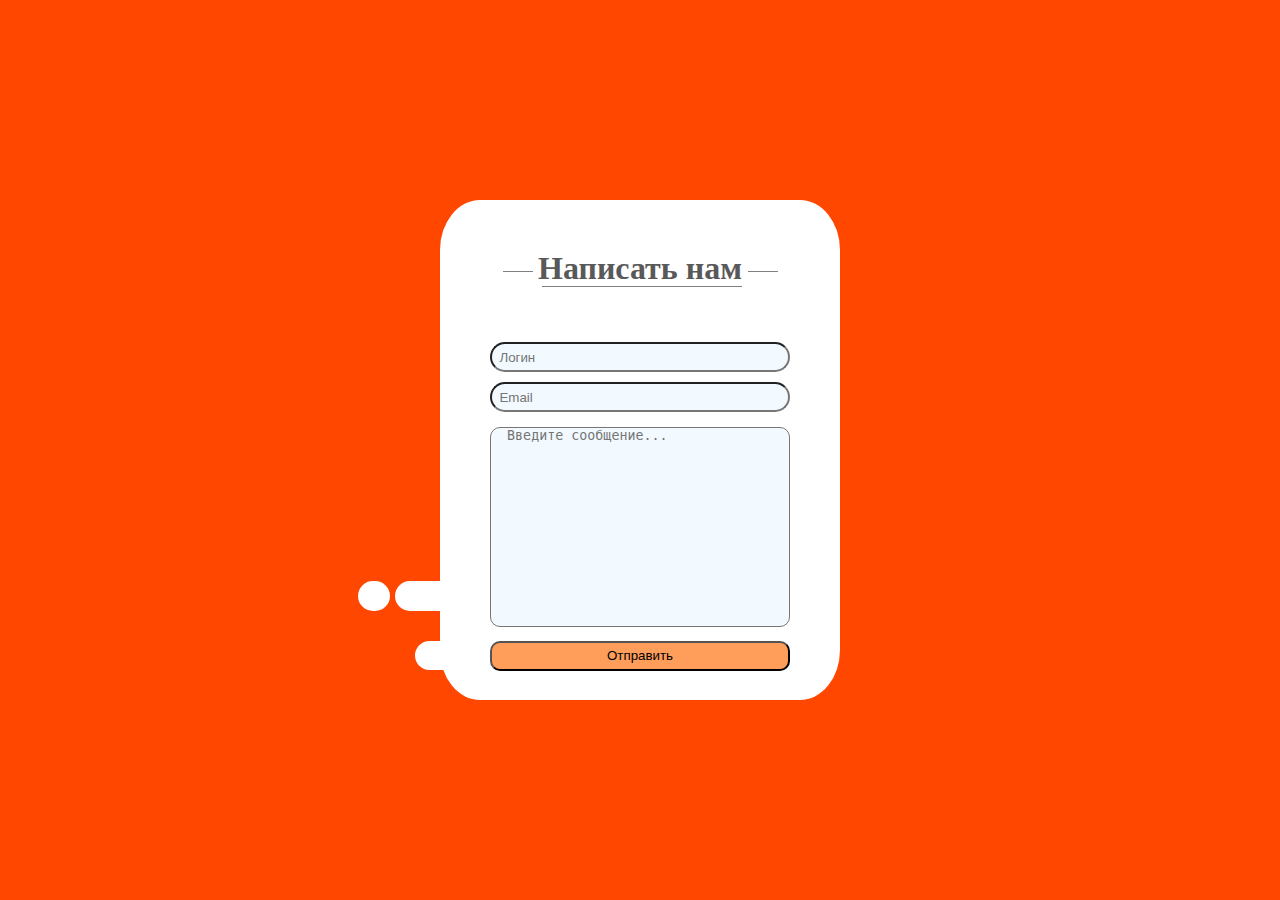
<file: project 9/index.html>
<!doctype html>
<html lang="en">
<head>
    <meta charset="UTF-8">
    <meta name="viewport"
          content="width=device-width, user-scalable=no, initial-scale=1.0, maximum-scale=1.0, minimum-scale=1.0">
    <meta http-equiv="X-UA-Compatible" content="ie=edge">
    <title>Document</title>
    <link rel="stylesheet" href="./style.css">
</head>
<body>

<form class="form">
    <div class="h">
        <h1>Написать нам</h1>
    </div>
    <label>
        <input type="text" placeholder="  Логин" required>
    </label>
    <label>
        <input type="email" placeholder="  Еmail" required>
    </label>

    <label >
        <textarea name="" id="" cols="30" rows="10" placeholder="  Введите сообщение..."></textarea>
    </label>
    <button>Отправить</button>
    <div class="box"></div>
    <div class="box-2"></div>



</form>




</body>
</html>
</file>
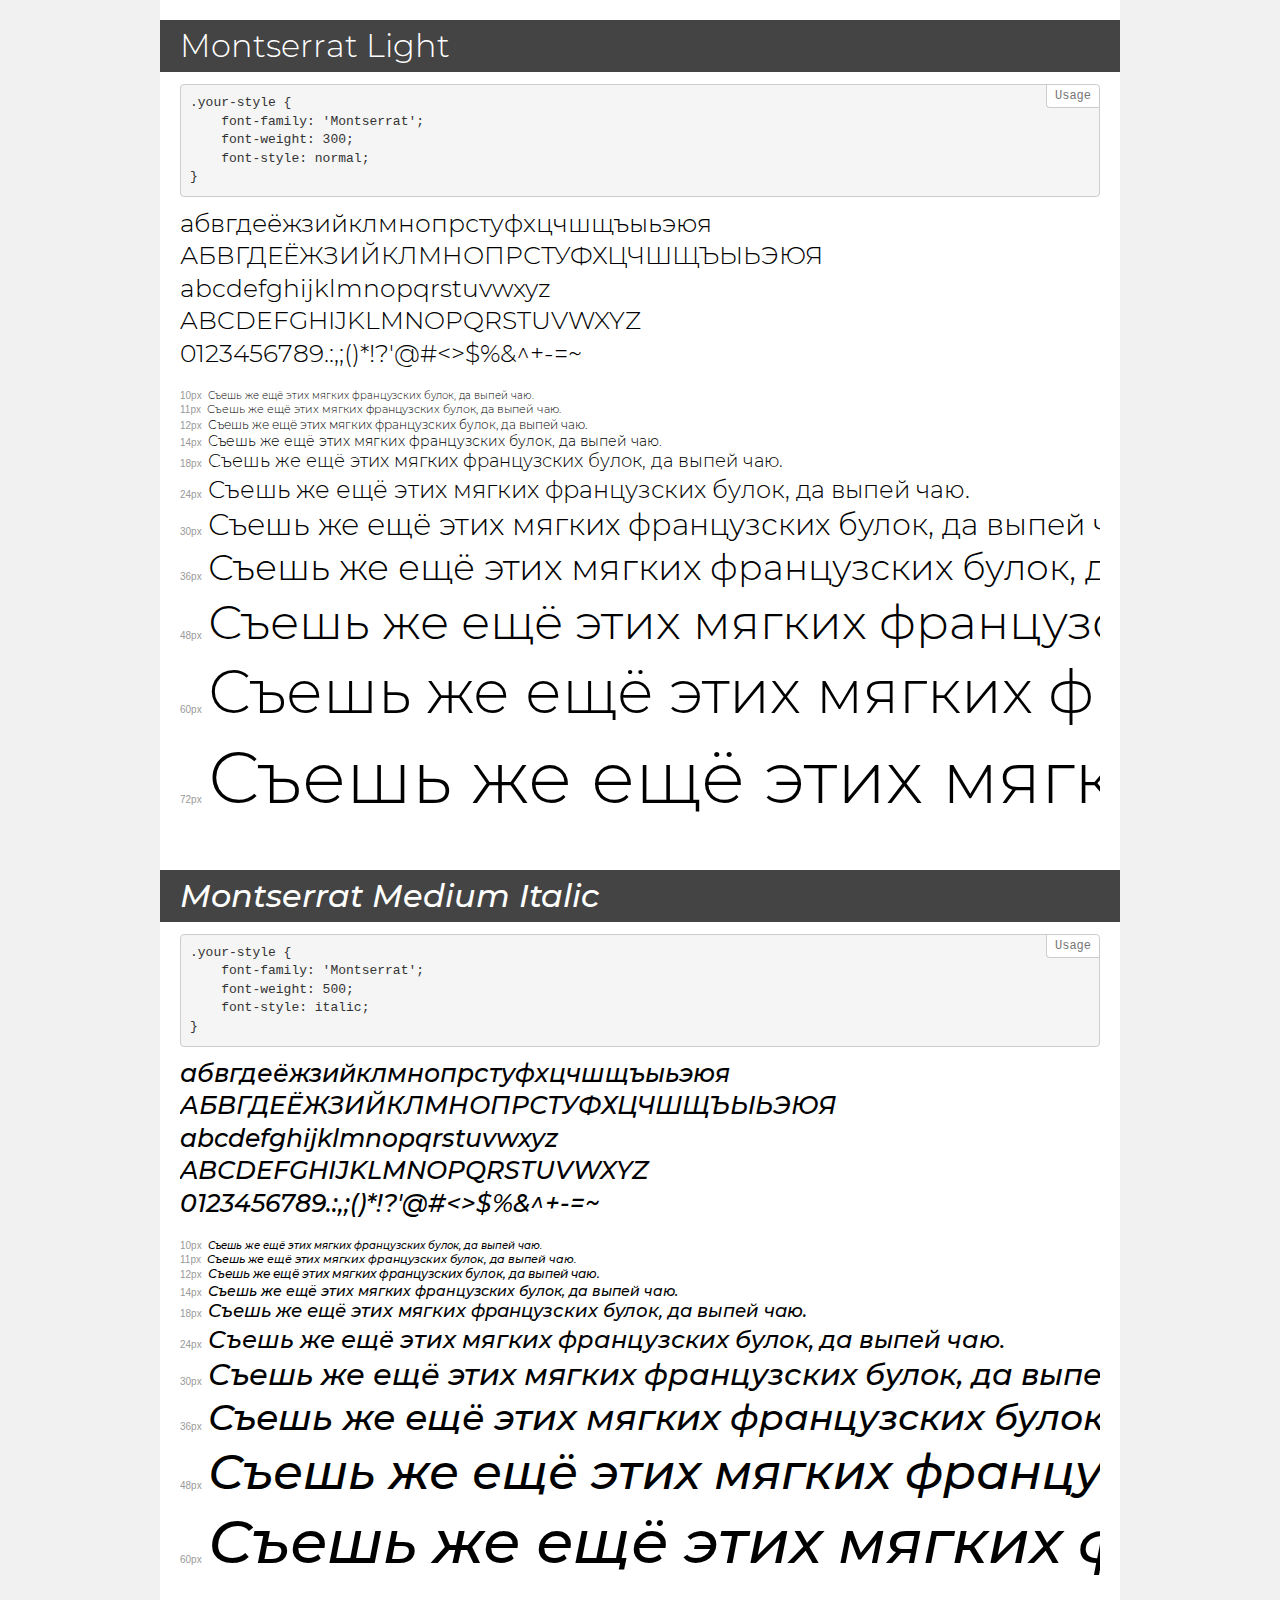
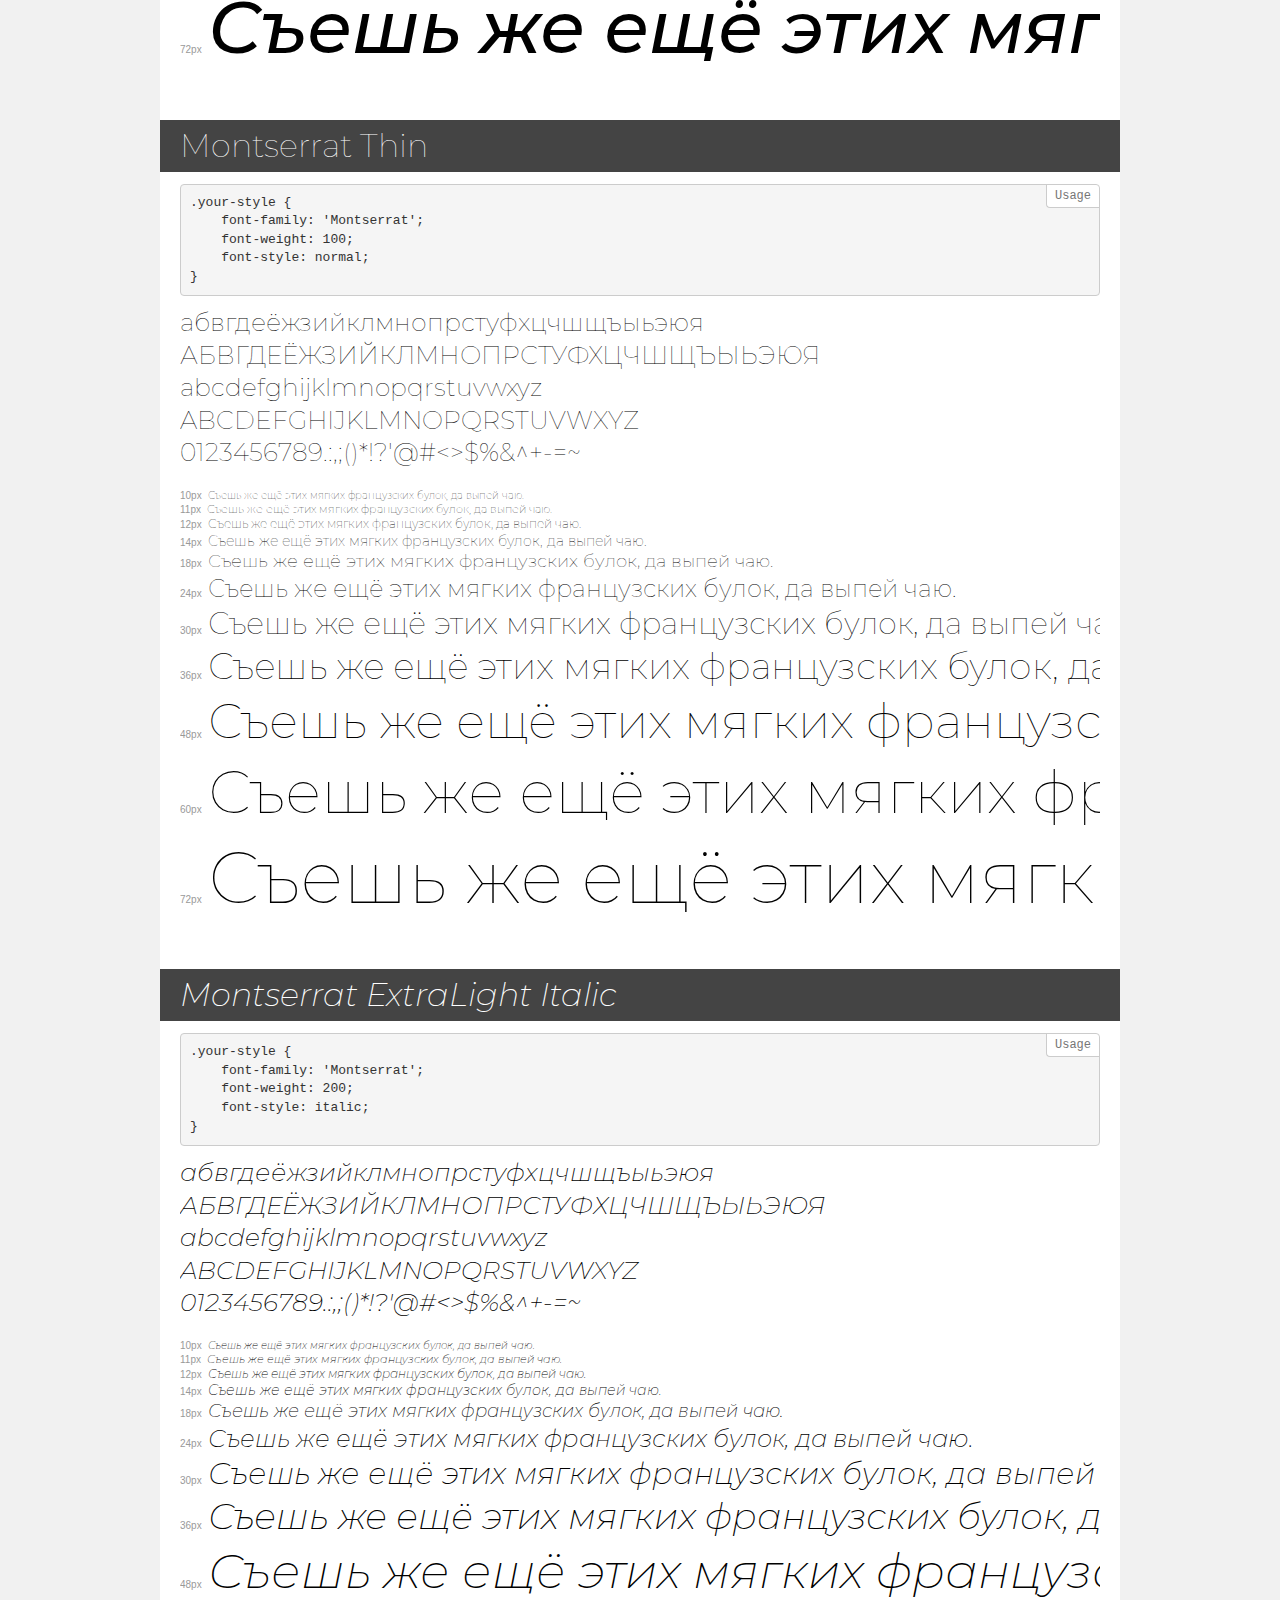
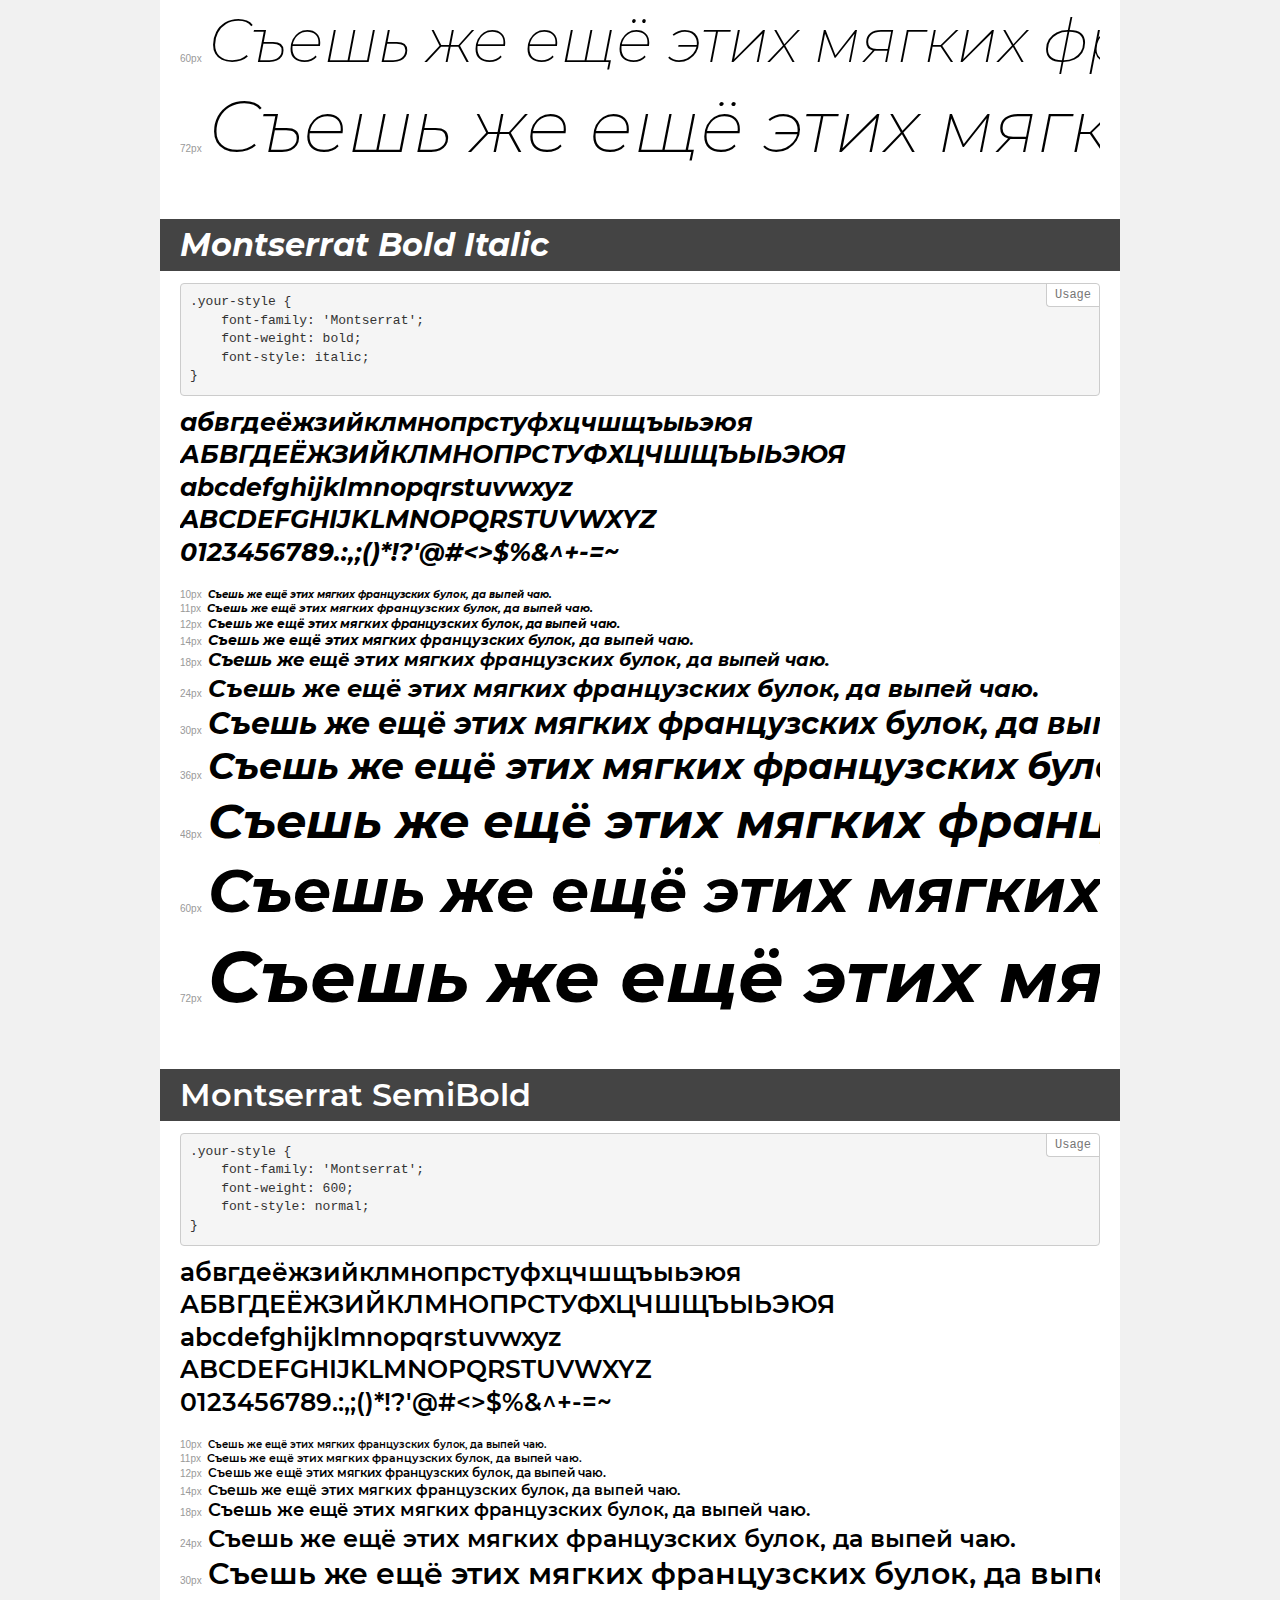
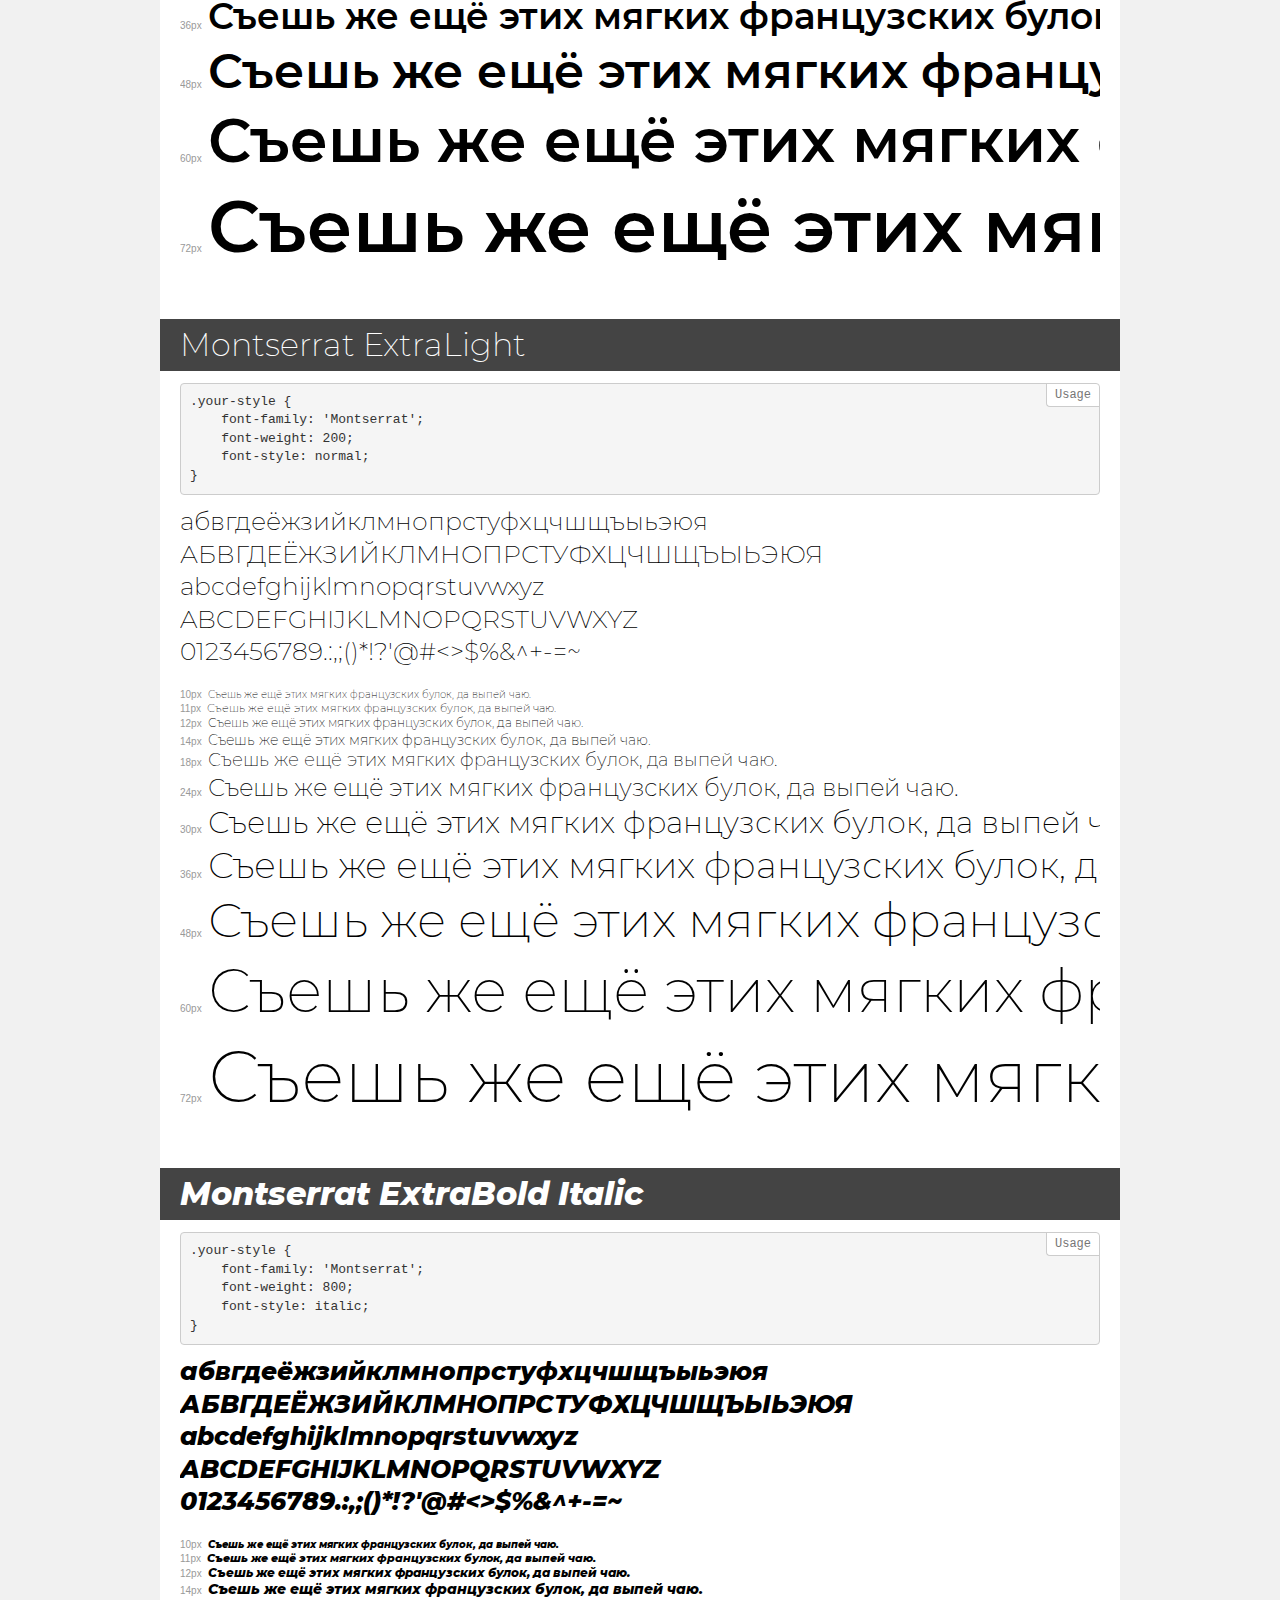
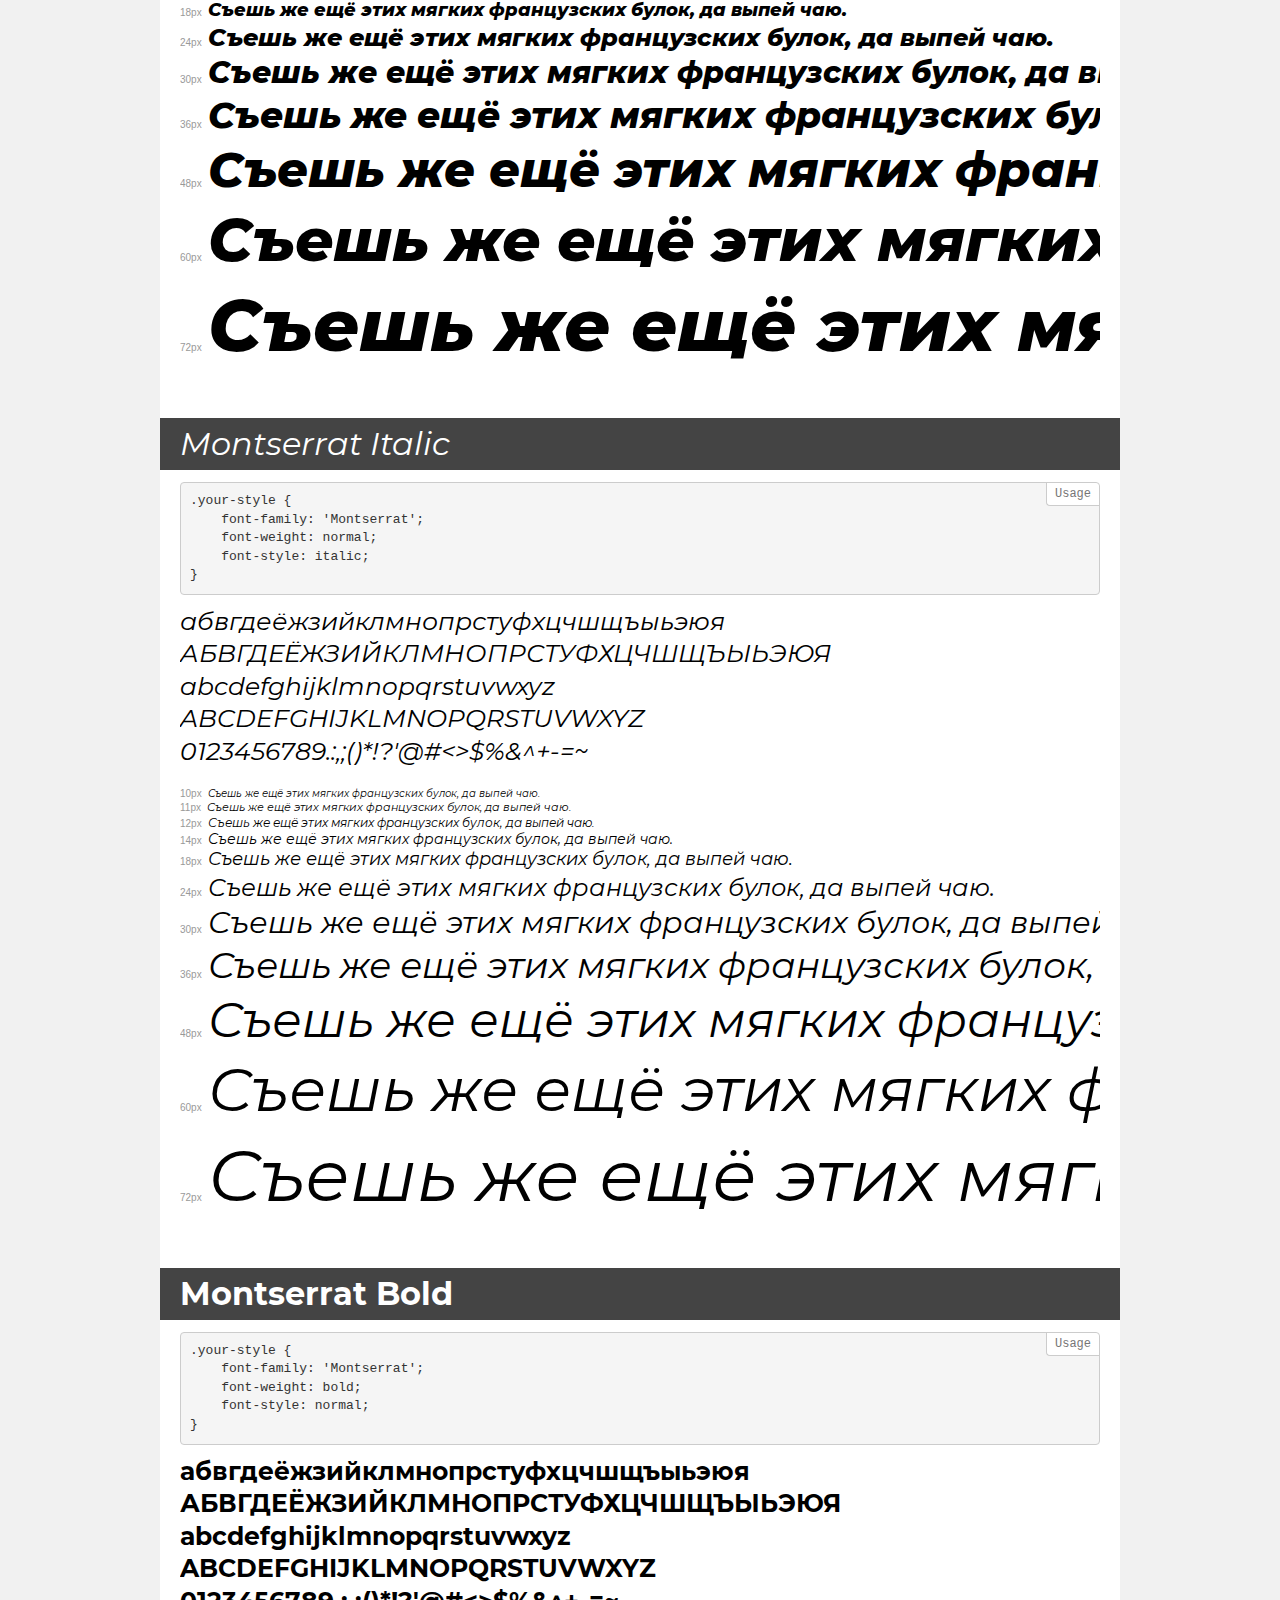
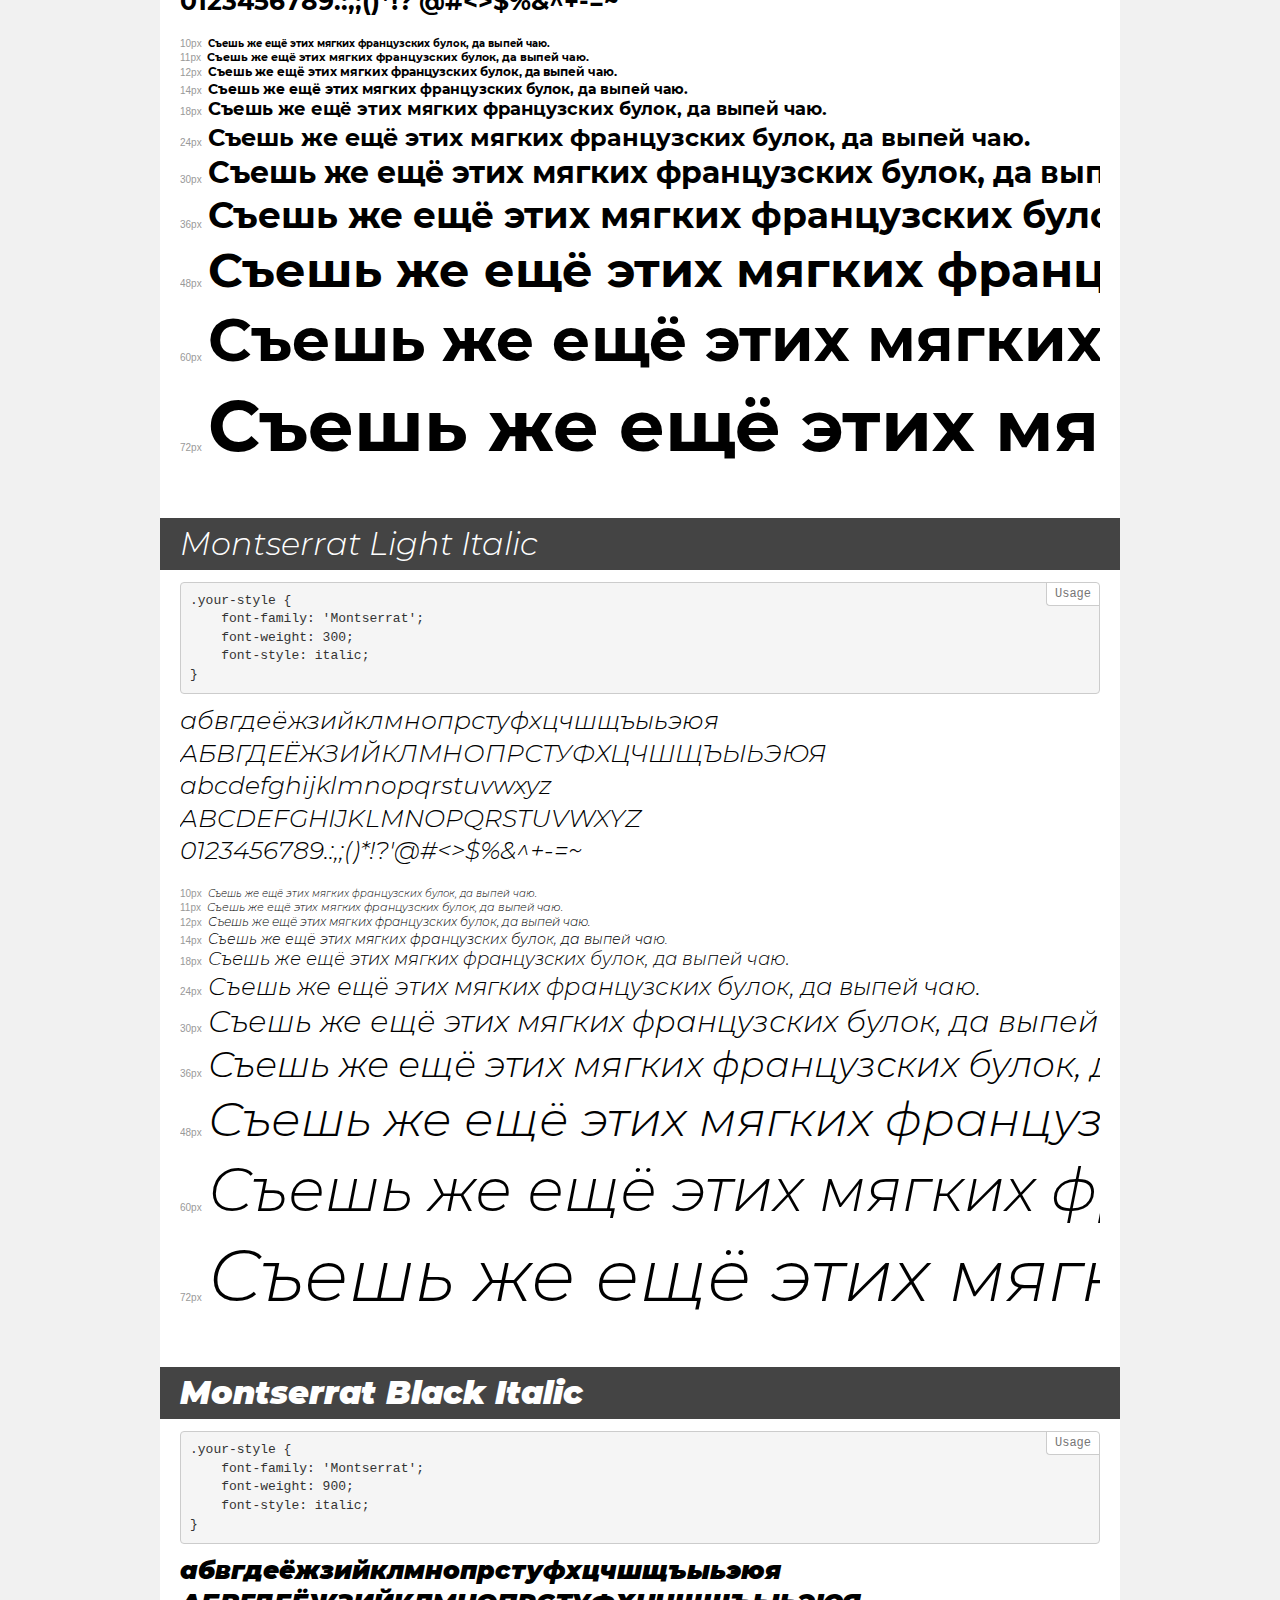
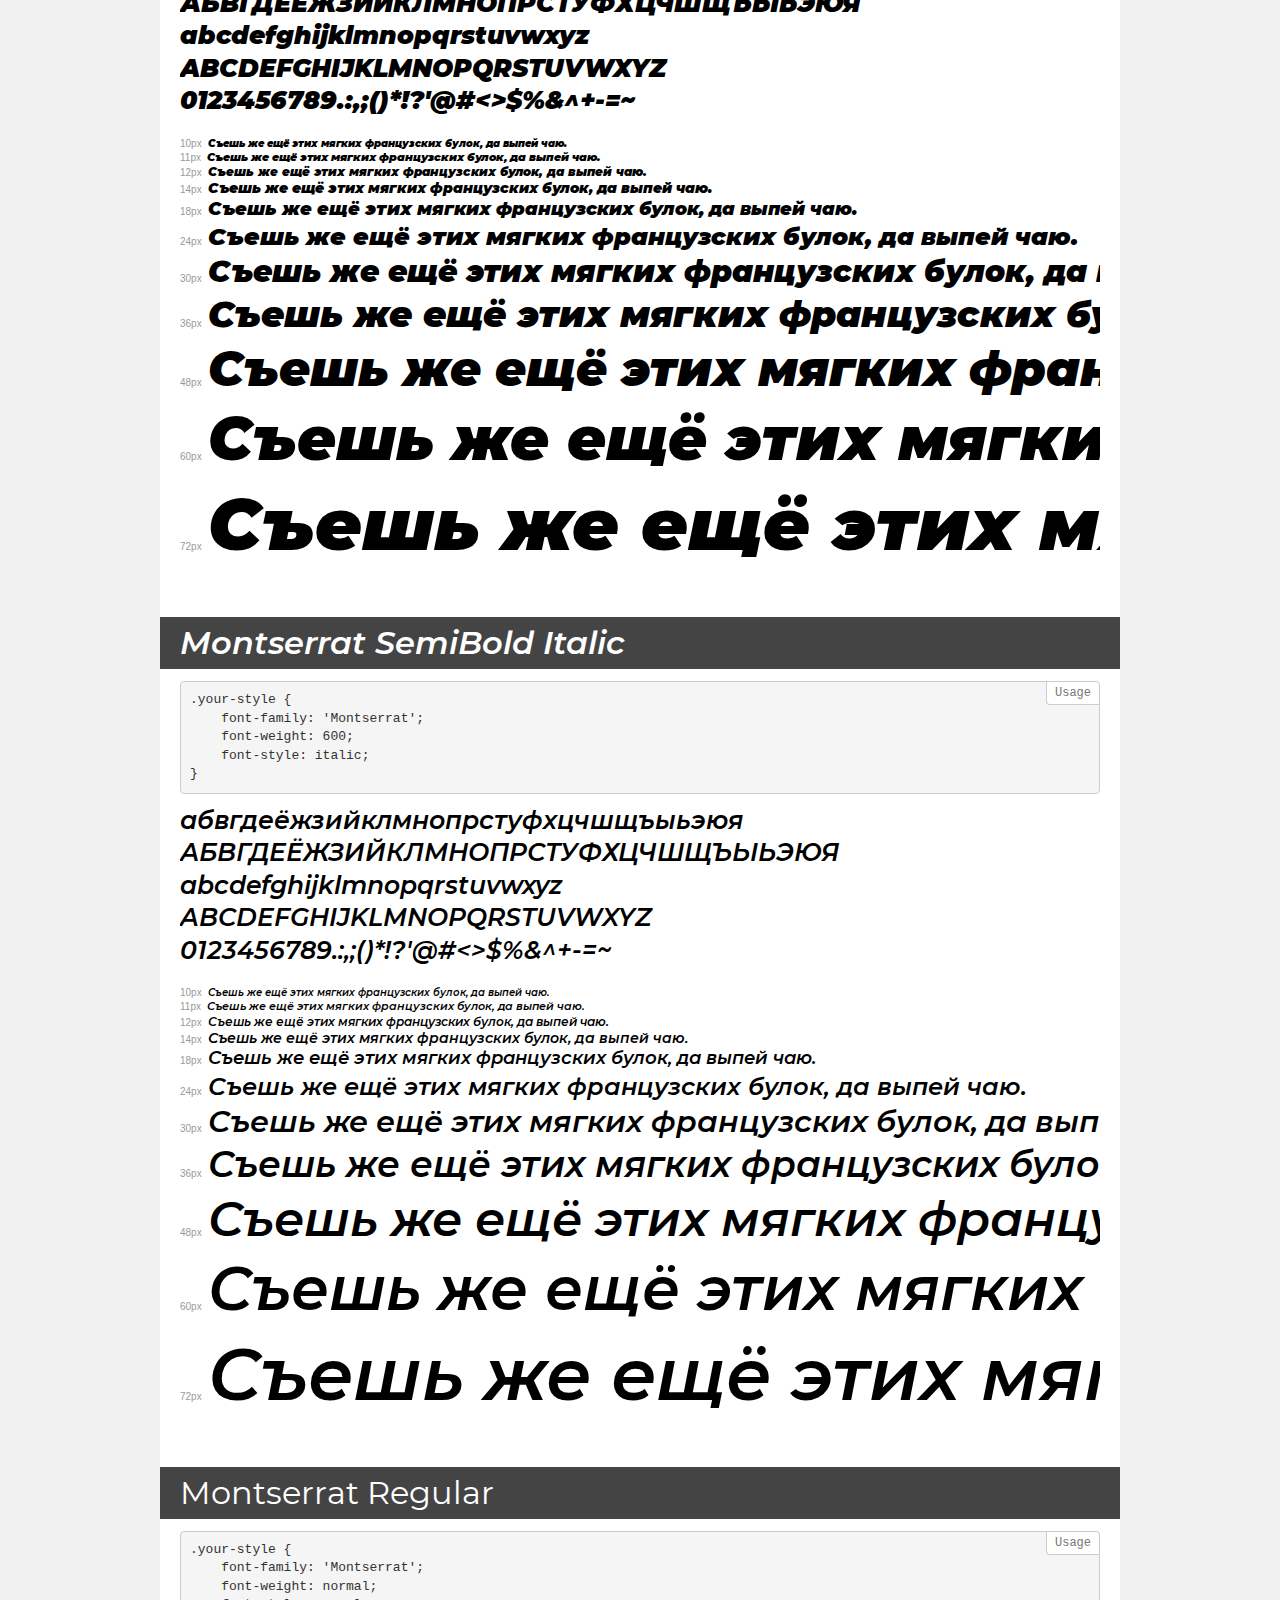
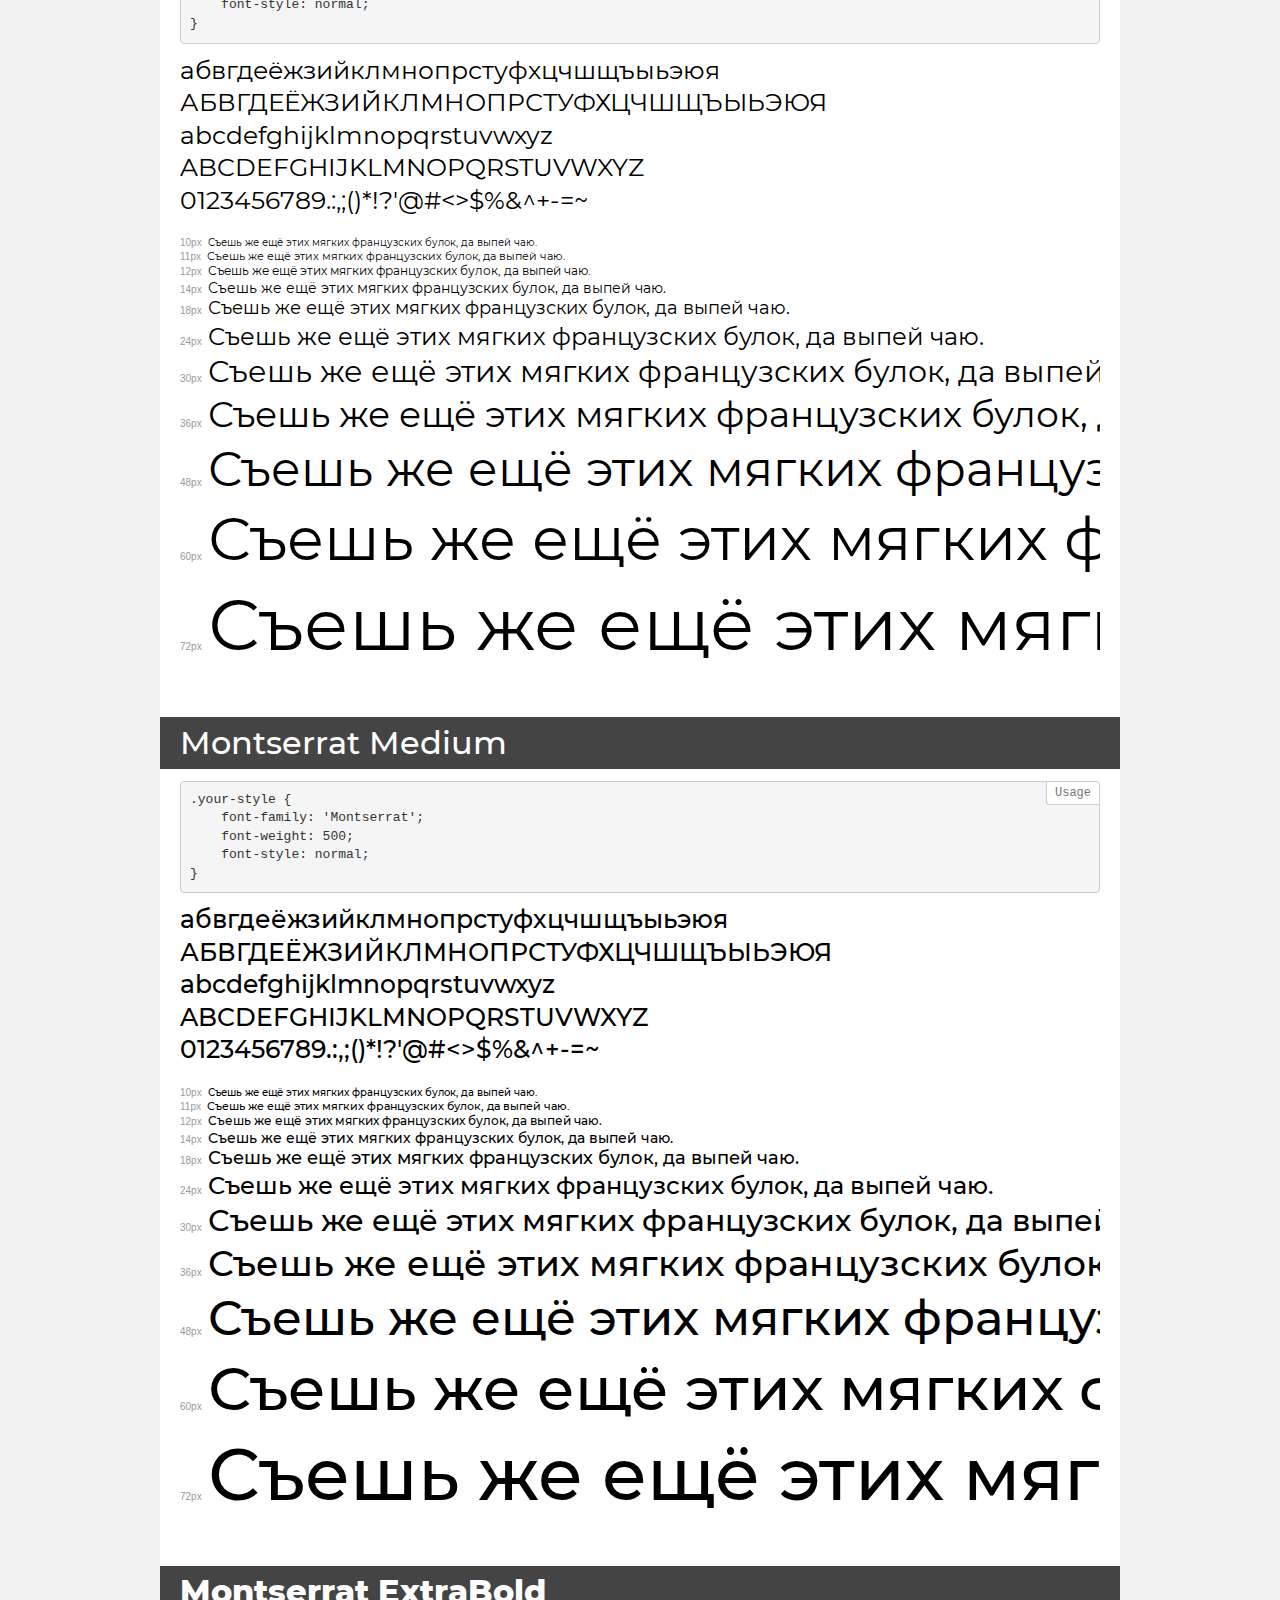
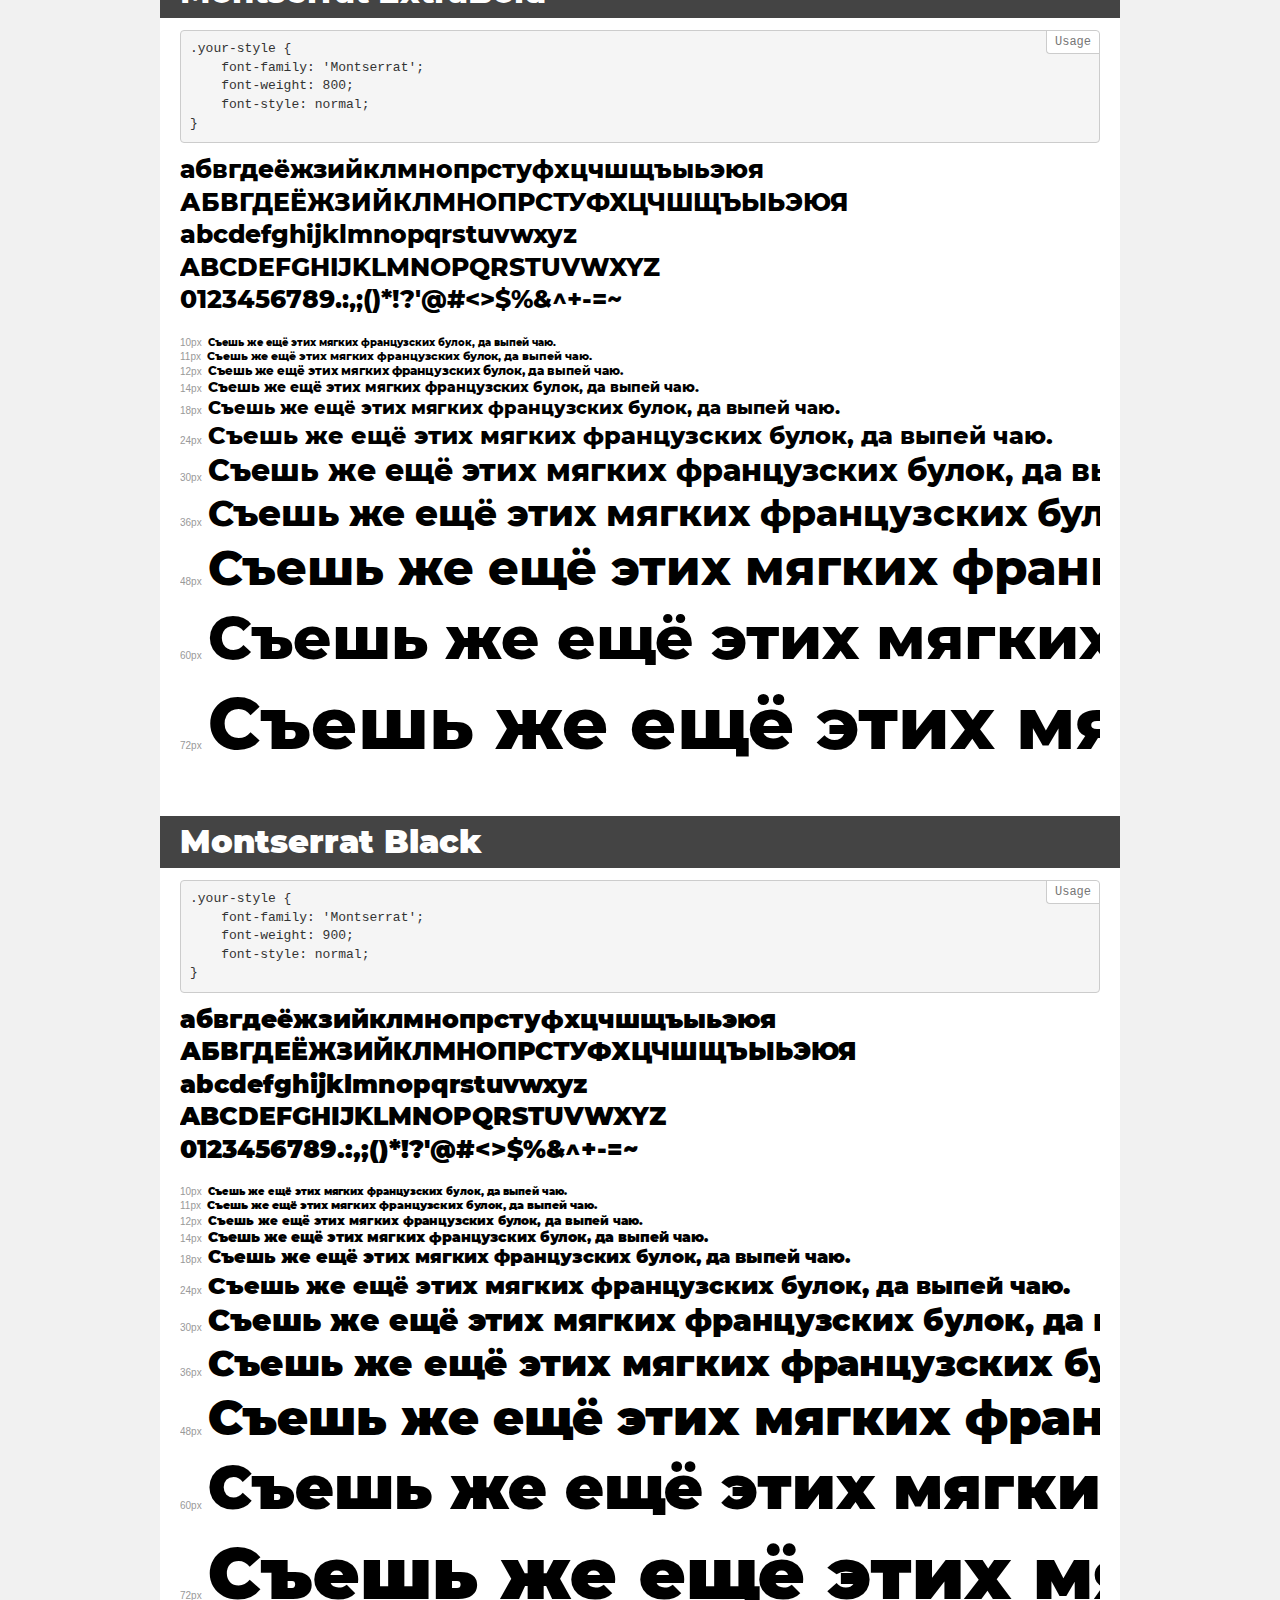
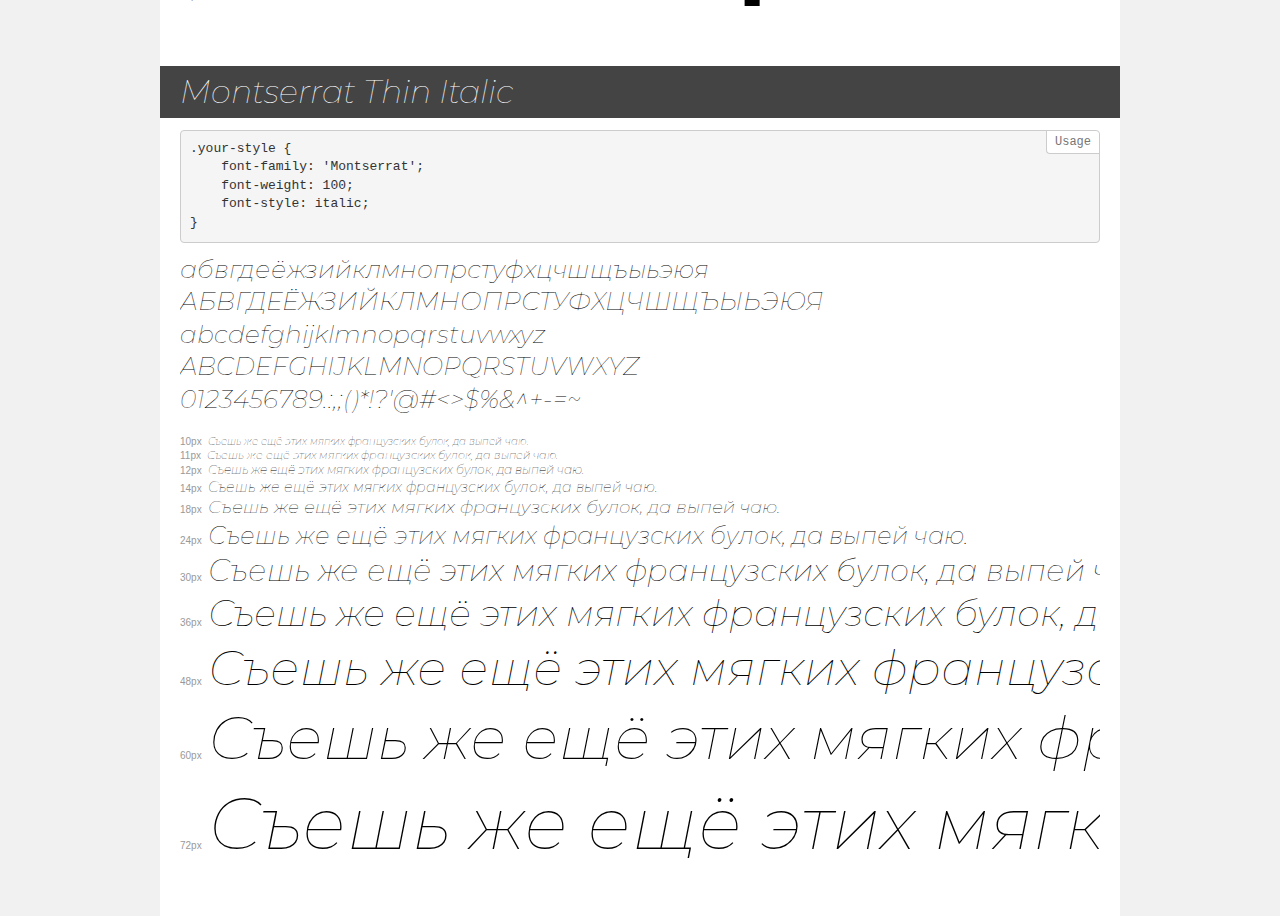
<file: fonts/montserrat/demo.html>
<!DOCTYPE html>
<html>
<head>
	<meta charset="utf-8">
	<meta http-equiv="X-UA-Compatible" content="IE=edge">
	<meta name="viewport" content="width=device-width, initial-scale=1">
	<meta name="robots" content="noindex, noarchive">
	<title>Transfonter demo</title>
	<link href="stylesheet.css" rel="stylesheet">
	<style>
		/*
		http://meyerweb.com/eric/tools/css/reset/
		v2.0 | 20110126
		License: none (public domain)
		*/
		html, body, div, span, applet, object, iframe,
		h1, h2, h3, h4, h5, h6, p, blockquote, pre,
		a, abbr, acronym, address, big, cite, code,
		del, dfn, em, img, ins, kbd, q, s, samp,
		small, strike, strong, sub, sup, tt, var,
		b, u, i, center,
		dl, dt, dd, ol, ul, li,
		fieldset, form, label, legend,
		table, caption, tbody, tfoot, thead, tr, th, td,
		article, aside, canvas, details, embed,
		figure, figcaption, footer, header, hgroup,
		menu, nav, output, ruby, section, summary,
		time, mark, audio, video {
			margin: 0;
			padding: 0;
			border: 0;
			font-size: 100%;
			font: inherit;
			vertical-align: baseline;
		}
		/* HTML5 display-role reset for older browsers */
		article, aside, details, figcaption, figure,
		footer, header, hgroup, menu, nav, section {
			display: block;
		}
		body {
			line-height: 1;
		}
		ol, ul {
			list-style: none;
		}
		blockquote, q {
			quotes: none;
		}
		blockquote:before, blockquote:after,
		q:before, q:after {
			content: '';
			content: none;
		}
		table {
			border-collapse: collapse;
			border-spacing: 0;
		}
		/* common styles */
		body {
			background: #f1f1f1;
			color: #000;
		}
		.page {
			background: #fff;
			width: 920px;
			margin: 0 auto;
			padding: 20px 20px 0 20px;
			overflow: hidden;
		}
		.font-container {
			overflow-x: auto;
			overflow-y: hidden;
			margin-bottom: 40px;
			line-height: 1.3;
			white-space: nowrap;
			padding-bottom: 5px;
		}
		h1 {
			position: relative;
			background: #444;
			font-size: 32px;
			color: #fff;
			padding: 10px 20px;
			margin: 0 -20px 12px -20px;
		}
		.letters {
			font-size: 25px;
			margin-bottom: 20px;
		}
		.s10:before {
			content: '10px';
		}
		.s11:before {
			content: '11px';
		}
		.s12:before {
			content: '12px';
		}
		.s14:before {
			content: '14px';
		}
		.s18:before {
			content: '18px';
		}
		.s24:before {
			content: '24px';
		}
		.s30:before {
			content: '30px';
		}
		.s36:before {
			content: '36px';
		}
		.s48:before {
			content: '48px';
		}
		.s60:before {
			content: '60px';
		}
		.s72:before {
			content: '72px';
		}
		.s10:before, .s11:before, .s12:before, .s14:before,
		.s18:before, .s24:before, .s30:before, .s36:before,
		.s48:before, .s60:before, .s72:before {
			font-family: Arial, sans-serif;
			font-size: 10px;
			font-weight: normal;
			font-style: normal;
			color: #999;
			padding-right: 6px;
		}
		pre {
			display: block;
			position: relative;
			padding: 9px;
			margin: 0 0 10px;
			font-family: Monaco, Menlo, Consolas, "Courier New", monospace !important;
			font-size: 13px;
			line-height: 1.428571429;
			color: #333;
			font-weight: normal !important;
			font-style: normal !important;
			background-color: #f5f5f5;
			border: 1px solid #ccc;
			overflow-x: auto;
			border-radius: 4px;
		}
		pre:after {
			display: block;
			position: absolute;
			right: 0;
			top: 0;
			content: 'Usage';
			line-height: 1;
			padding: 5px 8px;
			font-size: 12px;
			color: #767676;
			background-color: #fff;
			border: 1px solid #ccc;
			border-right: none;
			border-top: none;
			border-radius: 0 4px 0 4px;
			z-index: 10;
		}
		/* responsive */
		@media (max-width: 959px) {
			.page {
				width: auto;
				margin: 0;
			}
		}
	</style>
</head>
<body>
<div class="page">
	<div class="demo" style="font-family: 'Montserrat'; font-weight: 300; font-style: normal;">
		<h1>Montserrat Light</h1>
		<pre>.your-style {
    font-family: 'Montserrat';
    font-weight: 300;
    font-style: normal;
}</pre>
		<div class="font-container">
			<p class="letters">
				абвгдеёжзийклмнопрстуфхцчшщъыьэюя <br />
				АБВГДЕЁЖЗИЙКЛМНОПРСТУФХЦЧШЩЪЫЬЭЮЯ <br />
				abcdefghijklmnopqrstuvwxyz <br />
				ABCDEFGHIJKLMNOPQRSTUVWXYZ <br />				0123456789.:,;()*!?'@#<>$%&^+-=~
			</p>
			<p class="s10" style="font-size: 10px;">Съешь же ещё этих мягких французских булок, да выпей чаю.</p>
			<p class="s11" style="font-size: 11px;">Съешь же ещё этих мягких французских булок, да выпей чаю.</p>
			<p class="s12" style="font-size: 12px;">Съешь же ещё этих мягких французских булок, да выпей чаю.</p>
			<p class="s14" style="font-size: 14px;">Съешь же ещё этих мягких французских булок, да выпей чаю.</p>
			<p class="s18" style="font-size: 18px;">Съешь же ещё этих мягких французских булок, да выпей чаю.</p>
			<p class="s24" style="font-size: 24px;">Съешь же ещё этих мягких французских булок, да выпей чаю.</p>
			<p class="s30" style="font-size: 30px;">Съешь же ещё этих мягких французских булок, да выпей чаю.</p>
			<p class="s36" style="font-size: 36px;">Съешь же ещё этих мягких французских булок, да выпей чаю.</p>
			<p class="s48" style="font-size: 48px;">Съешь же ещё этих мягких французских булок, да выпей чаю.</p>
			<p class="s60" style="font-size: 60px;">Съешь же ещё этих мягких французских булок, да выпей чаю.</p>
			<p class="s72" style="font-size: 72px;">Съешь же ещё этих мягких французских булок, да выпей чаю.</p>
		</div>
	</div>
	<div class="demo" style="font-family: 'Montserrat'; font-weight: 500; font-style: italic;">
		<h1>Montserrat Medium Italic</h1>
		<pre>.your-style {
    font-family: 'Montserrat';
    font-weight: 500;
    font-style: italic;
}</pre>
		<div class="font-container">
			<p class="letters">
				абвгдеёжзийклмнопрстуфхцчшщъыьэюя <br />
				АБВГДЕЁЖЗИЙКЛМНОПРСТУФХЦЧШЩЪЫЬЭЮЯ <br />
				abcdefghijklmnopqrstuvwxyz <br />
				ABCDEFGHIJKLMNOPQRSTUVWXYZ <br />				0123456789.:,;()*!?'@#<>$%&^+-=~
			</p>
			<p class="s10" style="font-size: 10px;">Съешь же ещё этих мягких французских булок, да выпей чаю.</p>
			<p class="s11" style="font-size: 11px;">Съешь же ещё этих мягких французских булок, да выпей чаю.</p>
			<p class="s12" style="font-size: 12px;">Съешь же ещё этих мягких французских булок, да выпей чаю.</p>
			<p class="s14" style="font-size: 14px;">Съешь же ещё этих мягких французских булок, да выпей чаю.</p>
			<p class="s18" style="font-size: 18px;">Съешь же ещё этих мягких французских булок, да выпей чаю.</p>
			<p class="s24" style="font-size: 24px;">Съешь же ещё этих мягких французских булок, да выпей чаю.</p>
			<p class="s30" style="font-size: 30px;">Съешь же ещё этих мягких французских булок, да выпей чаю.</p>
			<p class="s36" style="font-size: 36px;">Съешь же ещё этих мягких французских булок, да выпей чаю.</p>
			<p class="s48" style="font-size: 48px;">Съешь же ещё этих мягких французских булок, да выпей чаю.</p>
			<p class="s60" style="font-size: 60px;">Съешь же ещё этих мягких французских булок, да выпей чаю.</p>
			<p class="s72" style="font-size: 72px;">Съешь же ещё этих мягких французских булок, да выпей чаю.</p>
		</div>
	</div>
	<div class="demo" style="font-family: 'Montserrat'; font-weight: 100; font-style: normal;">
		<h1>Montserrat Thin</h1>
		<pre>.your-style {
    font-family: 'Montserrat';
    font-weight: 100;
    font-style: normal;
}</pre>
		<div class="font-container">
			<p class="letters">
				абвгдеёжзийклмнопрстуфхцчшщъыьэюя <br />
				АБВГДЕЁЖЗИЙКЛМНОПРСТУФХЦЧШЩЪЫЬЭЮЯ <br />
				abcdefghijklmnopqrstuvwxyz <br />
				ABCDEFGHIJKLMNOPQRSTUVWXYZ <br />				0123456789.:,;()*!?'@#<>$%&^+-=~
			</p>
			<p class="s10" style="font-size: 10px;">Съешь же ещё этих мягких французских булок, да выпей чаю.</p>
			<p class="s11" style="font-size: 11px;">Съешь же ещё этих мягких французских булок, да выпей чаю.</p>
			<p class="s12" style="font-size: 12px;">Съешь же ещё этих мягких французских булок, да выпей чаю.</p>
			<p class="s14" style="font-size: 14px;">Съешь же ещё этих мягких французских булок, да выпей чаю.</p>
			<p class="s18" style="font-size: 18px;">Съешь же ещё этих мягких французских булок, да выпей чаю.</p>
			<p class="s24" style="font-size: 24px;">Съешь же ещё этих мягких французских булок, да выпей чаю.</p>
			<p class="s30" style="font-size: 30px;">Съешь же ещё этих мягких французских булок, да выпей чаю.</p>
			<p class="s36" style="font-size: 36px;">Съешь же ещё этих мягких французских булок, да выпей чаю.</p>
			<p class="s48" style="font-size: 48px;">Съешь же ещё этих мягких французских булок, да выпей чаю.</p>
			<p class="s60" style="font-size: 60px;">Съешь же ещё этих мягких французских булок, да выпей чаю.</p>
			<p class="s72" style="font-size: 72px;">Съешь же ещё этих мягких французских булок, да выпей чаю.</p>
		</div>
	</div>
	<div class="demo" style="font-family: 'Montserrat'; font-weight: 200; font-style: italic;">
		<h1>Montserrat ExtraLight Italic</h1>
		<pre>.your-style {
    font-family: 'Montserrat';
    font-weight: 200;
    font-style: italic;
}</pre>
		<div class="font-container">
			<p class="letters">
				абвгдеёжзийклмнопрстуфхцчшщъыьэюя <br />
				АБВГДЕЁЖЗИЙКЛМНОПРСТУФХЦЧШЩЪЫЬЭЮЯ <br />
				abcdefghijklmnopqrstuvwxyz <br />
				ABCDEFGHIJKLMNOPQRSTUVWXYZ <br />				0123456789.:,;()*!?'@#<>$%&^+-=~
			</p>
			<p class="s10" style="font-size: 10px;">Съешь же ещё этих мягких французских булок, да выпей чаю.</p>
			<p class="s11" style="font-size: 11px;">Съешь же ещё этих мягких французских булок, да выпей чаю.</p>
			<p class="s12" style="font-size: 12px;">Съешь же ещё этих мягких французских булок, да выпей чаю.</p>
			<p class="s14" style="font-size: 14px;">Съешь же ещё этих мягких французских булок, да выпей чаю.</p>
			<p class="s18" style="font-size: 18px;">Съешь же ещё этих мягких французских булок, да выпей чаю.</p>
			<p class="s24" style="font-size: 24px;">Съешь же ещё этих мягких французских булок, да выпей чаю.</p>
			<p class="s30" style="font-size: 30px;">Съешь же ещё этих мягких французских булок, да выпей чаю.</p>
			<p class="s36" style="font-size: 36px;">Съешь же ещё этих мягких французских булок, да выпей чаю.</p>
			<p class="s48" style="font-size: 48px;">Съешь же ещё этих мягких французских булок, да выпей чаю.</p>
			<p class="s60" style="font-size: 60px;">Съешь же ещё этих мягких французских булок, да выпей чаю.</p>
			<p class="s72" style="font-size: 72px;">Съешь же ещё этих мягких французских булок, да выпей чаю.</p>
		</div>
	</div>
	<div class="demo" style="font-family: 'Montserrat'; font-weight: bold; font-style: italic;">
		<h1>Montserrat Bold Italic</h1>
		<pre>.your-style {
    font-family: 'Montserrat';
    font-weight: bold;
    font-style: italic;
}</pre>
		<div class="font-container">
			<p class="letters">
				абвгдеёжзийклмнопрстуфхцчшщъыьэюя <br />
				АБВГДЕЁЖЗИЙКЛМНОПРСТУФХЦЧШЩЪЫЬЭЮЯ <br />
				abcdefghijklmnopqrstuvwxyz <br />
				ABCDEFGHIJKLMNOPQRSTUVWXYZ <br />				0123456789.:,;()*!?'@#<>$%&^+-=~
			</p>
			<p class="s10" style="font-size: 10px;">Съешь же ещё этих мягких французских булок, да выпей чаю.</p>
			<p class="s11" style="font-size: 11px;">Съешь же ещё этих мягких французских булок, да выпей чаю.</p>
			<p class="s12" style="font-size: 12px;">Съешь же ещё этих мягких французских булок, да выпей чаю.</p>
			<p class="s14" style="font-size: 14px;">Съешь же ещё этих мягких французских булок, да выпей чаю.</p>
			<p class="s18" style="font-size: 18px;">Съешь же ещё этих мягких французских булок, да выпей чаю.</p>
			<p class="s24" style="font-size: 24px;">Съешь же ещё этих мягких французских булок, да выпей чаю.</p>
			<p class="s30" style="font-size: 30px;">Съешь же ещё этих мягких французских булок, да выпей чаю.</p>
			<p class="s36" style="font-size: 36px;">Съешь же ещё этих мягких французских булок, да выпей чаю.</p>
			<p class="s48" style="font-size: 48px;">Съешь же ещё этих мягких французских булок, да выпей чаю.</p>
			<p class="s60" style="font-size: 60px;">Съешь же ещё этих мягких французских булок, да выпей чаю.</p>
			<p class="s72" style="font-size: 72px;">Съешь же ещё этих мягких французских булок, да выпей чаю.</p>
		</div>
	</div>
	<div class="demo" style="font-family: 'Montserrat'; font-weight: 600; font-style: normal;">
		<h1>Montserrat SemiBold</h1>
		<pre>.your-style {
    font-family: 'Montserrat';
    font-weight: 600;
    font-style: normal;
}</pre>
		<div class="font-container">
			<p class="letters">
				абвгдеёжзийклмнопрстуфхцчшщъыьэюя <br />
				АБВГДЕЁЖЗИЙКЛМНОПРСТУФХЦЧШЩЪЫЬЭЮЯ <br />
				abcdefghijklmnopqrstuvwxyz <br />
				ABCDEFGHIJKLMNOPQRSTUVWXYZ <br />				0123456789.:,;()*!?'@#<>$%&^+-=~
			</p>
			<p class="s10" style="font-size: 10px;">Съешь же ещё этих мягких французских булок, да выпей чаю.</p>
			<p class="s11" style="font-size: 11px;">Съешь же ещё этих мягких французских булок, да выпей чаю.</p>
			<p class="s12" style="font-size: 12px;">Съешь же ещё этих мягких французских булок, да выпей чаю.</p>
			<p class="s14" style="font-size: 14px;">Съешь же ещё этих мягких французских булок, да выпей чаю.</p>
			<p class="s18" style="font-size: 18px;">Съешь же ещё этих мягких французских булок, да выпей чаю.</p>
			<p class="s24" style="font-size: 24px;">Съешь же ещё этих мягких французских булок, да выпей чаю.</p>
			<p class="s30" style="font-size: 30px;">Съешь же ещё этих мягких французских булок, да выпей чаю.</p>
			<p class="s36" style="font-size: 36px;">Съешь же ещё этих мягких французских булок, да выпей чаю.</p>
			<p class="s48" style="font-size: 48px;">Съешь же ещё этих мягких французских булок, да выпей чаю.</p>
			<p class="s60" style="font-size: 60px;">Съешь же ещё этих мягких французских булок, да выпей чаю.</p>
			<p class="s72" style="font-size: 72px;">Съешь же ещё этих мягких французских булок, да выпей чаю.</p>
		</div>
	</div>
	<div class="demo" style="font-family: 'Montserrat'; font-weight: 200; font-style: normal;">
		<h1>Montserrat ExtraLight</h1>
		<pre>.your-style {
    font-family: 'Montserrat';
    font-weight: 200;
    font-style: normal;
}</pre>
		<div class="font-container">
			<p class="letters">
				абвгдеёжзийклмнопрстуфхцчшщъыьэюя <br />
				АБВГДЕЁЖЗИЙКЛМНОПРСТУФХЦЧШЩЪЫЬЭЮЯ <br />
				abcdefghijklmnopqrstuvwxyz <br />
				ABCDEFGHIJKLMNOPQRSTUVWXYZ <br />				0123456789.:,;()*!?'@#<>$%&^+-=~
			</p>
			<p class="s10" style="font-size: 10px;">Съешь же ещё этих мягких французских булок, да выпей чаю.</p>
			<p class="s11" style="font-size: 11px;">Съешь же ещё этих мягких французских булок, да выпей чаю.</p>
			<p class="s12" style="font-size: 12px;">Съешь же ещё этих мягких французских булок, да выпей чаю.</p>
			<p class="s14" style="font-size: 14px;">Съешь же ещё этих мягких французских булок, да выпей чаю.</p>
			<p class="s18" style="font-size: 18px;">Съешь же ещё этих мягких французских булок, да выпей чаю.</p>
			<p class="s24" style="font-size: 24px;">Съешь же ещё этих мягких французских булок, да выпей чаю.</p>
			<p class="s30" style="font-size: 30px;">Съешь же ещё этих мягких французских булок, да выпей чаю.</p>
			<p class="s36" style="font-size: 36px;">Съешь же ещё этих мягких французских булок, да выпей чаю.</p>
			<p class="s48" style="font-size: 48px;">Съешь же ещё этих мягких французских булок, да выпей чаю.</p>
			<p class="s60" style="font-size: 60px;">Съешь же ещё этих мягких французских булок, да выпей чаю.</p>
			<p class="s72" style="font-size: 72px;">Съешь же ещё этих мягких французских булок, да выпей чаю.</p>
		</div>
	</div>
	<div class="demo" style="font-family: 'Montserrat'; font-weight: 800; font-style: italic;">
		<h1>Montserrat ExtraBold Italic</h1>
		<pre>.your-style {
    font-family: 'Montserrat';
    font-weight: 800;
    font-style: italic;
}</pre>
		<div class="font-container">
			<p class="letters">
				абвгдеёжзийклмнопрстуфхцчшщъыьэюя <br />
				АБВГДЕЁЖЗИЙКЛМНОПРСТУФХЦЧШЩЪЫЬЭЮЯ <br />
				abcdefghijklmnopqrstuvwxyz <br />
				ABCDEFGHIJKLMNOPQRSTUVWXYZ <br />				0123456789.:,;()*!?'@#<>$%&^+-=~
			</p>
			<p class="s10" style="font-size: 10px;">Съешь же ещё этих мягких французских булок, да выпей чаю.</p>
			<p class="s11" style="font-size: 11px;">Съешь же ещё этих мягких французских булок, да выпей чаю.</p>
			<p class="s12" style="font-size: 12px;">Съешь же ещё этих мягких французских булок, да выпей чаю.</p>
			<p class="s14" style="font-size: 14px;">Съешь же ещё этих мягких французских булок, да выпей чаю.</p>
			<p class="s18" style="font-size: 18px;">Съешь же ещё этих мягких французских булок, да выпей чаю.</p>
			<p class="s24" style="font-size: 24px;">Съешь же ещё этих мягких французских булок, да выпей чаю.</p>
			<p class="s30" style="font-size: 30px;">Съешь же ещё этих мягких французских булок, да выпей чаю.</p>
			<p class="s36" style="font-size: 36px;">Съешь же ещё этих мягких французских булок, да выпей чаю.</p>
			<p class="s48" style="font-size: 48px;">Съешь же ещё этих мягких французских булок, да выпей чаю.</p>
			<p class="s60" style="font-size: 60px;">Съешь же ещё этих мягких французских булок, да выпей чаю.</p>
			<p class="s72" style="font-size: 72px;">Съешь же ещё этих мягких французских булок, да выпей чаю.</p>
		</div>
	</div>
	<div class="demo" style="font-family: 'Montserrat'; font-weight: normal; font-style: italic;">
		<h1>Montserrat Italic</h1>
		<pre>.your-style {
    font-family: 'Montserrat';
    font-weight: normal;
    font-style: italic;
}</pre>
		<div class="font-container">
			<p class="letters">
				абвгдеёжзийклмнопрстуфхцчшщъыьэюя <br />
				АБВГДЕЁЖЗИЙКЛМНОПРСТУФХЦЧШЩЪЫЬЭЮЯ <br />
				abcdefghijklmnopqrstuvwxyz <br />
				ABCDEFGHIJKLMNOPQRSTUVWXYZ <br />				0123456789.:,;()*!?'@#<>$%&^+-=~
			</p>
			<p class="s10" style="font-size: 10px;">Съешь же ещё этих мягких французских булок, да выпей чаю.</p>
			<p class="s11" style="font-size: 11px;">Съешь же ещё этих мягких французских булок, да выпей чаю.</p>
			<p class="s12" style="font-size: 12px;">Съешь же ещё этих мягких французских булок, да выпей чаю.</p>
			<p class="s14" style="font-size: 14px;">Съешь же ещё этих мягких французских булок, да выпей чаю.</p>
			<p class="s18" style="font-size: 18px;">Съешь же ещё этих мягких французских булок, да выпей чаю.</p>
			<p class="s24" style="font-size: 24px;">Съешь же ещё этих мягких французских булок, да выпей чаю.</p>
			<p class="s30" style="font-size: 30px;">Съешь же ещё этих мягких французских булок, да выпей чаю.</p>
			<p class="s36" style="font-size: 36px;">Съешь же ещё этих мягких французских булок, да выпей чаю.</p>
			<p class="s48" style="font-size: 48px;">Съешь же ещё этих мягких французских булок, да выпей чаю.</p>
			<p class="s60" style="font-size: 60px;">Съешь же ещё этих мягких французских булок, да выпей чаю.</p>
			<p class="s72" style="font-size: 72px;">Съешь же ещё этих мягких французских булок, да выпей чаю.</p>
		</div>
	</div>
	<div class="demo" style="font-family: 'Montserrat'; font-weight: bold; font-style: normal;">
		<h1>Montserrat Bold</h1>
		<pre>.your-style {
    font-family: 'Montserrat';
    font-weight: bold;
    font-style: normal;
}</pre>
		<div class="font-container">
			<p class="letters">
				абвгдеёжзийклмнопрстуфхцчшщъыьэюя <br />
				АБВГДЕЁЖЗИЙКЛМНОПРСТУФХЦЧШЩЪЫЬЭЮЯ <br />
				abcdefghijklmnopqrstuvwxyz <br />
				ABCDEFGHIJKLMNOPQRSTUVWXYZ <br />				0123456789.:,;()*!?'@#<>$%&^+-=~
			</p>
			<p class="s10" style="font-size: 10px;">Съешь же ещё этих мягких французских булок, да выпей чаю.</p>
			<p class="s11" style="font-size: 11px;">Съешь же ещё этих мягких французских булок, да выпей чаю.</p>
			<p class="s12" style="font-size: 12px;">Съешь же ещё этих мягких французских булок, да выпей чаю.</p>
			<p class="s14" style="font-size: 14px;">Съешь же ещё этих мягких французских булок, да выпей чаю.</p>
			<p class="s18" style="font-size: 18px;">Съешь же ещё этих мягких французских булок, да выпей чаю.</p>
			<p class="s24" style="font-size: 24px;">Съешь же ещё этих мягких французских булок, да выпей чаю.</p>
			<p class="s30" style="font-size: 30px;">Съешь же ещё этих мягких французских булок, да выпей чаю.</p>
			<p class="s36" style="font-size: 36px;">Съешь же ещё этих мягких французских булок, да выпей чаю.</p>
			<p class="s48" style="font-size: 48px;">Съешь же ещё этих мягких французских булок, да выпей чаю.</p>
			<p class="s60" style="font-size: 60px;">Съешь же ещё этих мягких французских булок, да выпей чаю.</p>
			<p class="s72" style="font-size: 72px;">Съешь же ещё этих мягких французских булок, да выпей чаю.</p>
		</div>
	</div>
	<div class="demo" style="font-family: 'Montserrat'; font-weight: 300; font-style: italic;">
		<h1>Montserrat Light Italic</h1>
		<pre>.your-style {
    font-family: 'Montserrat';
    font-weight: 300;
    font-style: italic;
}</pre>
		<div class="font-container">
			<p class="letters">
				абвгдеёжзийклмнопрстуфхцчшщъыьэюя <br />
				АБВГДЕЁЖЗИЙКЛМНОПРСТУФХЦЧШЩЪЫЬЭЮЯ <br />
				abcdefghijklmnopqrstuvwxyz <br />
				ABCDEFGHIJKLMNOPQRSTUVWXYZ <br />				0123456789.:,;()*!?'@#<>$%&^+-=~
			</p>
			<p class="s10" style="font-size: 10px;">Съешь же ещё этих мягких французских булок, да выпей чаю.</p>
			<p class="s11" style="font-size: 11px;">Съешь же ещё этих мягких французских булок, да выпей чаю.</p>
			<p class="s12" style="font-size: 12px;">Съешь же ещё этих мягких французских булок, да выпей чаю.</p>
			<p class="s14" style="font-size: 14px;">Съешь же ещё этих мягких французских булок, да выпей чаю.</p>
			<p class="s18" style="font-size: 18px;">Съешь же ещё этих мягких французских булок, да выпей чаю.</p>
			<p class="s24" style="font-size: 24px;">Съешь же ещё этих мягких французских булок, да выпей чаю.</p>
			<p class="s30" style="font-size: 30px;">Съешь же ещё этих мягких французских булок, да выпей чаю.</p>
			<p class="s36" style="font-size: 36px;">Съешь же ещё этих мягких французских булок, да выпей чаю.</p>
			<p class="s48" style="font-size: 48px;">Съешь же ещё этих мягких французских булок, да выпей чаю.</p>
			<p class="s60" style="font-size: 60px;">Съешь же ещё этих мягких французских булок, да выпей чаю.</p>
			<p class="s72" style="font-size: 72px;">Съешь же ещё этих мягких французских булок, да выпей чаю.</p>
		</div>
	</div>
	<div class="demo" style="font-family: 'Montserrat'; font-weight: 900; font-style: italic;">
		<h1>Montserrat Black Italic</h1>
		<pre>.your-style {
    font-family: 'Montserrat';
    font-weight: 900;
    font-style: italic;
}</pre>
		<div class="font-container">
			<p class="letters">
				абвгдеёжзийклмнопрстуфхцчшщъыьэюя <br />
				АБВГДЕЁЖЗИЙКЛМНОПРСТУФХЦЧШЩЪЫЬЭЮЯ <br />
				abcdefghijklmnopqrstuvwxyz <br />
				ABCDEFGHIJKLMNOPQRSTUVWXYZ <br />				0123456789.:,;()*!?'@#<>$%&^+-=~
			</p>
			<p class="s10" style="font-size: 10px;">Съешь же ещё этих мягких французских булок, да выпей чаю.</p>
			<p class="s11" style="font-size: 11px;">Съешь же ещё этих мягких французских булок, да выпей чаю.</p>
			<p class="s12" style="font-size: 12px;">Съешь же ещё этих мягких французских булок, да выпей чаю.</p>
			<p class="s14" style="font-size: 14px;">Съешь же ещё этих мягких французских булок, да выпей чаю.</p>
			<p class="s18" style="font-size: 18px;">Съешь же ещё этих мягких французских булок, да выпей чаю.</p>
			<p class="s24" style="font-size: 24px;">Съешь же ещё этих мягких французских булок, да выпей чаю.</p>
			<p class="s30" style="font-size: 30px;">Съешь же ещё этих мягких французских булок, да выпей чаю.</p>
			<p class="s36" style="font-size: 36px;">Съешь же ещё этих мягких французских булок, да выпей чаю.</p>
			<p class="s48" style="font-size: 48px;">Съешь же ещё этих мягких французских булок, да выпей чаю.</p>
			<p class="s60" style="font-size: 60px;">Съешь же ещё этих мягких французских булок, да выпей чаю.</p>
			<p class="s72" style="font-size: 72px;">Съешь же ещё этих мягких французских булок, да выпей чаю.</p>
		</div>
	</div>
	<div class="demo" style="font-family: 'Montserrat'; font-weight: 600; font-style: italic;">
		<h1>Montserrat SemiBold Italic</h1>
		<pre>.your-style {
    font-family: 'Montserrat';
    font-weight: 600;
    font-style: italic;
}</pre>
		<div class="font-container">
			<p class="letters">
				абвгдеёжзийклмнопрстуфхцчшщъыьэюя <br />
				АБВГДЕЁЖЗИЙКЛМНОПРСТУФХЦЧШЩЪЫЬЭЮЯ <br />
				abcdefghijklmnopqrstuvwxyz <br />
				ABCDEFGHIJKLMNOPQRSTUVWXYZ <br />				0123456789.:,;()*!?'@#<>$%&^+-=~
			</p>
			<p class="s10" style="font-size: 10px;">Съешь же ещё этих мягких французских булок, да выпей чаю.</p>
			<p class="s11" style="font-size: 11px;">Съешь же ещё этих мягких французских булок, да выпей чаю.</p>
			<p class="s12" style="font-size: 12px;">Съешь же ещё этих мягких французских булок, да выпей чаю.</p>
			<p class="s14" style="font-size: 14px;">Съешь же ещё этих мягких французских булок, да выпей чаю.</p>
			<p class="s18" style="font-size: 18px;">Съешь же ещё этих мягких французских булок, да выпей чаю.</p>
			<p class="s24" style="font-size: 24px;">Съешь же ещё этих мягких французских булок, да выпей чаю.</p>
			<p class="s30" style="font-size: 30px;">Съешь же ещё этих мягких французских булок, да выпей чаю.</p>
			<p class="s36" style="font-size: 36px;">Съешь же ещё этих мягких французских булок, да выпей чаю.</p>
			<p class="s48" style="font-size: 48px;">Съешь же ещё этих мягких французских булок, да выпей чаю.</p>
			<p class="s60" style="font-size: 60px;">Съешь же ещё этих мягких французских булок, да выпей чаю.</p>
			<p class="s72" style="font-size: 72px;">Съешь же ещё этих мягких французских булок, да выпей чаю.</p>
		</div>
	</div>
	<div class="demo" style="font-family: 'Montserrat'; font-weight: normal; font-style: normal;">
		<h1>Montserrat Regular</h1>
		<pre>.your-style {
    font-family: 'Montserrat';
    font-weight: normal;
    font-style: normal;
}</pre>
		<div class="font-container">
			<p class="letters">
				абвгдеёжзийклмнопрстуфхцчшщъыьэюя <br />
				АБВГДЕЁЖЗИЙКЛМНОПРСТУФХЦЧШЩЪЫЬЭЮЯ <br />
				abcdefghijklmnopqrstuvwxyz <br />
				ABCDEFGHIJKLMNOPQRSTUVWXYZ <br />				0123456789.:,;()*!?'@#<>$%&^+-=~
			</p>
			<p class="s10" style="font-size: 10px;">Съешь же ещё этих мягких французских булок, да выпей чаю.</p>
			<p class="s11" style="font-size: 11px;">Съешь же ещё этих мягких французских булок, да выпей чаю.</p>
			<p class="s12" style="font-size: 12px;">Съешь же ещё этих мягких французских булок, да выпей чаю.</p>
			<p class="s14" style="font-size: 14px;">Съешь же ещё этих мягких французских булок, да выпей чаю.</p>
			<p class="s18" style="font-size: 18px;">Съешь же ещё этих мягких французских булок, да выпей чаю.</p>
			<p class="s24" style="font-size: 24px;">Съешь же ещё этих мягких французских булок, да выпей чаю.</p>
			<p class="s30" style="font-size: 30px;">Съешь же ещё этих мягких французских булок, да выпей чаю.</p>
			<p class="s36" style="font-size: 36px;">Съешь же ещё этих мягких французских булок, да выпей чаю.</p>
			<p class="s48" style="font-size: 48px;">Съешь же ещё этих мягких французских булок, да выпей чаю.</p>
			<p class="s60" style="font-size: 60px;">Съешь же ещё этих мягких французских булок, да выпей чаю.</p>
			<p class="s72" style="font-size: 72px;">Съешь же ещё этих мягких французских булок, да выпей чаю.</p>
		</div>
	</div>
	<div class="demo" style="font-family: 'Montserrat'; font-weight: 500; font-style: normal;">
		<h1>Montserrat Medium</h1>
		<pre>.your-style {
    font-family: 'Montserrat';
    font-weight: 500;
    font-style: normal;
}</pre>
		<div class="font-container">
			<p class="letters">
				абвгдеёжзийклмнопрстуфхцчшщъыьэюя <br />
				АБВГДЕЁЖЗИЙКЛМНОПРСТУФХЦЧШЩЪЫЬЭЮЯ <br />
				abcdefghijklmnopqrstuvwxyz <br />
				ABCDEFGHIJKLMNOPQRSTUVWXYZ <br />				0123456789.:,;()*!?'@#<>$%&^+-=~
			</p>
			<p class="s10" style="font-size: 10px;">Съешь же ещё этих мягких французских булок, да выпей чаю.</p>
			<p class="s11" style="font-size: 11px;">Съешь же ещё этих мягких французских булок, да выпей чаю.</p>
			<p class="s12" style="font-size: 12px;">Съешь же ещё этих мягких французских булок, да выпей чаю.</p>
			<p class="s14" style="font-size: 14px;">Съешь же ещё этих мягких французских булок, да выпей чаю.</p>
			<p class="s18" style="font-size: 18px;">Съешь же ещё этих мягких французских булок, да выпей чаю.</p>
			<p class="s24" style="font-size: 24px;">Съешь же ещё этих мягких французских булок, да выпей чаю.</p>
			<p class="s30" style="font-size: 30px;">Съешь же ещё этих мягких французских булок, да выпей чаю.</p>
			<p class="s36" style="font-size: 36px;">Съешь же ещё этих мягких французских булок, да выпей чаю.</p>
			<p class="s48" style="font-size: 48px;">Съешь же ещё этих мягких французских булок, да выпей чаю.</p>
			<p class="s60" style="font-size: 60px;">Съешь же ещё этих мягких французских булок, да выпей чаю.</p>
			<p class="s72" style="font-size: 72px;">Съешь же ещё этих мягких французских булок, да выпей чаю.</p>
		</div>
	</div>
	<div class="demo" style="font-family: 'Montserrat'; font-weight: 800; font-style: normal;">
		<h1>Montserrat ExtraBold</h1>
		<pre>.your-style {
    font-family: 'Montserrat';
    font-weight: 800;
    font-style: normal;
}</pre>
		<div class="font-container">
			<p class="letters">
				абвгдеёжзийклмнопрстуфхцчшщъыьэюя <br />
				АБВГДЕЁЖЗИЙКЛМНОПРСТУФХЦЧШЩЪЫЬЭЮЯ <br />
				abcdefghijklmnopqrstuvwxyz <br />
				ABCDEFGHIJKLMNOPQRSTUVWXYZ <br />				0123456789.:,;()*!?'@#<>$%&^+-=~
			</p>
			<p class="s10" style="font-size: 10px;">Съешь же ещё этих мягких французских булок, да выпей чаю.</p>
			<p class="s11" style="font-size: 11px;">Съешь же ещё этих мягких французских булок, да выпей чаю.</p>
			<p class="s12" style="font-size: 12px;">Съешь же ещё этих мягких французских булок, да выпей чаю.</p>
			<p class="s14" style="font-size: 14px;">Съешь же ещё этих мягких французских булок, да выпей чаю.</p>
			<p class="s18" style="font-size: 18px;">Съешь же ещё этих мягких французских булок, да выпей чаю.</p>
			<p class="s24" style="font-size: 24px;">Съешь же ещё этих мягких французских булок, да выпей чаю.</p>
			<p class="s30" style="font-size: 30px;">Съешь же ещё этих мягких французских булок, да выпей чаю.</p>
			<p class="s36" style="font-size: 36px;">Съешь же ещё этих мягких французских булок, да выпей чаю.</p>
			<p class="s48" style="font-size: 48px;">Съешь же ещё этих мягких французских булок, да выпей чаю.</p>
			<p class="s60" style="font-size: 60px;">Съешь же ещё этих мягких французских булок, да выпей чаю.</p>
			<p class="s72" style="font-size: 72px;">Съешь же ещё этих мягких французских булок, да выпей чаю.</p>
		</div>
	</div>
	<div class="demo" style="font-family: 'Montserrat'; font-weight: 900; font-style: normal;">
		<h1>Montserrat Black</h1>
		<pre>.your-style {
    font-family: 'Montserrat';
    font-weight: 900;
    font-style: normal;
}</pre>
		<div class="font-container">
			<p class="letters">
				абвгдеёжзийклмнопрстуфхцчшщъыьэюя <br />
				АБВГДЕЁЖЗИЙКЛМНОПРСТУФХЦЧШЩЪЫЬЭЮЯ <br />
				abcdefghijklmnopqrstuvwxyz <br />
				ABCDEFGHIJKLMNOPQRSTUVWXYZ <br />				0123456789.:,;()*!?'@#<>$%&^+-=~
			</p>
			<p class="s10" style="font-size: 10px;">Съешь же ещё этих мягких французских булок, да выпей чаю.</p>
			<p class="s11" style="font-size: 11px;">Съешь же ещё этих мягких французских булок, да выпей чаю.</p>
			<p class="s12" style="font-size: 12px;">Съешь же ещё этих мягких французских булок, да выпей чаю.</p>
			<p class="s14" style="font-size: 14px;">Съешь же ещё этих мягких французских булок, да выпей чаю.</p>
			<p class="s18" style="font-size: 18px;">Съешь же ещё этих мягких французских булок, да выпей чаю.</p>
			<p class="s24" style="font-size: 24px;">Съешь же ещё этих мягких французских булок, да выпей чаю.</p>
			<p class="s30" style="font-size: 30px;">Съешь же ещё этих мягких французских булок, да выпей чаю.</p>
			<p class="s36" style="font-size: 36px;">Съешь же ещё этих мягких французских булок, да выпей чаю.</p>
			<p class="s48" style="font-size: 48px;">Съешь же ещё этих мягких французских булок, да выпей чаю.</p>
			<p class="s60" style="font-size: 60px;">Съешь же ещё этих мягких французских булок, да выпей чаю.</p>
			<p class="s72" style="font-size: 72px;">Съешь же ещё этих мягких французских булок, да выпей чаю.</p>
		</div>
	</div>
	<div class="demo" style="font-family: 'Montserrat'; font-weight: 100; font-style: italic;">
		<h1>Montserrat Thin Italic</h1>
		<pre>.your-style {
    font-family: 'Montserrat';
    font-weight: 100;
    font-style: italic;
}</pre>
		<div class="font-container">
			<p class="letters">
				абвгдеёжзийклмнопрстуфхцчшщъыьэюя <br />
				АБВГДЕЁЖЗИЙКЛМНОПРСТУФХЦЧШЩЪЫЬЭЮЯ <br />
				abcdefghijklmnopqrstuvwxyz <br />
				ABCDEFGHIJKLMNOPQRSTUVWXYZ <br />				0123456789.:,;()*!?'@#<>$%&^+-=~
			</p>
			<p class="s10" style="font-size: 10px;">Съешь же ещё этих мягких французских булок, да выпей чаю.</p>
			<p class="s11" style="font-size: 11px;">Съешь же ещё этих мягких французских булок, да выпей чаю.</p>
			<p class="s12" style="font-size: 12px;">Съешь же ещё этих мягких французских булок, да выпей чаю.</p>
			<p class="s14" style="font-size: 14px;">Съешь же ещё этих мягких французских булок, да выпей чаю.</p>
			<p class="s18" style="font-size: 18px;">Съешь же ещё этих мягких французских булок, да выпей чаю.</p>
			<p class="s24" style="font-size: 24px;">Съешь же ещё этих мягких французских булок, да выпей чаю.</p>
			<p class="s30" style="font-size: 30px;">Съешь же ещё этих мягких французских булок, да выпей чаю.</p>
			<p class="s36" style="font-size: 36px;">Съешь же ещё этих мягких французских булок, да выпей чаю.</p>
			<p class="s48" style="font-size: 48px;">Съешь же ещё этих мягких французских булок, да выпей чаю.</p>
			<p class="s60" style="font-size: 60px;">Съешь же ещё этих мягких французских булок, да выпей чаю.</p>
			<p class="s72" style="font-size: 72px;">Съешь же ещё этих мягких французских булок, да выпей чаю.</p>
		</div>
	</div>
</div>
</body>
</html>
</file>
<file: project 9/style.css>
*{
    padding: 0;
    margin: 0;
    box-sizing: border-box;
}
.form{
    display: flex;
    flex-direction: column;
    width: 400px;
    height: 500px;
    background: white;
    align-items: center;
    position: fixed;
    top: 50%;
    left: 50%;
    transform: translate(-50%, -50%);
    border-radius: 10%;

}
.form textarea{
    margin: 10px;
    resize: none;
    width: 300px;
    height: 200px;
    border-radius: 10px;
    background-color: #f2faff;
}
body{
    background-color: #ff4700;
}
input{
    width: 300px;
    height: 30px;
    border-radius: 50px;
    margin: 5px;
    background-color:  #f2faff;
}
button{
    border-radius: 10px;
    width: 300px;
    height: 30px;
    background-color: #ff9d5b;
}
h1{
    margin: 50px;
    position: relative;
    color: #595959;
}
h1:before{

    content: '';
    position: absolute;
    width: 30px;
    height: 1px;
    background: grey;
    left: -35px;
    bottom: 15px;
}
h1:after{
    content: '';
    position: absolute;
    width: 30px;
    height: 1px;
    background: grey;
    left: 210px;
    bottom:15px;
}
div{
    position: relative;
}
.h:before{
    content: '';
    position: absolute;
    width: 200px;
    height: 1px;
    background: grey;
    bottom: 50px;
    right: 50px;
}
.box{
    position: relative;
    width: 50px;
    height:30px;
    background-color: white;
    border-radius:20px ;
    left: -200px;
    top: -30px;
}
.box:before{
    content: '';
    position: absolute;
    width: 32px;
    height:30px;
    background-color: #ffff;
    border-radius:20px ;
    right: 75px;
    top: -60px;
}
.box:after{
    content: '';
    position: absolute;
    width: 80px;
    height:30px;
    background-color: #ffff;
    border-radius:20px ;
    left: -20px;
    top: -60px;
}
</file>
<file: fonts/montserrat/stylesheet.css>
/* This stylesheet generated by Transfonter (https://transfonter.org) on October 3, 2017 10:05 PM */

@font-face {
	font-family: 'Montserrat';
	src: url('Montserrat-Light.eot');
	src: local('Montserrat Light'), local('Montserrat-Light'),
		url('Montserrat-Light.eot?#iefix') format('embedded-opentype'),
		url('Montserrat-Light.woff') format('woff'),
		url('Montserrat-Light.ttf') format('truetype');
	font-weight: 300;
	font-style: normal;
}

@font-face {
	font-family: 'Montserrat';
	src: url('Montserrat-MediumItalic.eot');
	src: local('Montserrat Medium Italic'), local('Montserrat-MediumItalic'),
		url('Montserrat-MediumItalic.eot?#iefix') format('embedded-opentype'),
		url('Montserrat-MediumItalic.woff') format('woff'),
		url('Montserrat-MediumItalic.ttf') format('truetype');
	font-weight: 500;
	font-style: italic;
}

@font-face {
	font-family: 'Montserrat';
	src: url('Montserrat-Thin.eot');
	src: local('Montserrat Thin'), local('Montserrat-Thin'),
		url('Montserrat-Thin.eot?#iefix') format('embedded-opentype'),
		url('Montserrat-Thin.woff') format('woff'),
		url('Montserrat-Thin.ttf') format('truetype');
	font-weight: 100;
	font-style: normal;
}

@font-face {
	font-family: 'Montserrat';
	src: url('Montserrat-ExtraLightItalic.eot');
	src: local('Montserrat ExtraLight Italic'), local('Montserrat-ExtraLightItalic'),
		url('Montserrat-ExtraLightItalic.eot?#iefix') format('embedded-opentype'),
		url('Montserrat-ExtraLightItalic.woff') format('woff'),
		url('Montserrat-ExtraLightItalic.ttf') format('truetype');
	font-weight: 200;
	font-style: italic;
}

@font-face {
	font-family: 'Montserrat';
	src: url('Montserrat-BoldItalic.eot');
	src: local('Montserrat Bold Italic'), local('Montserrat-BoldItalic'),
		url('Montserrat-BoldItalic.eot?#iefix') format('embedded-opentype'),
		url('Montserrat-BoldItalic.woff') format('woff'),
		url('Montserrat-BoldItalic.ttf') format('truetype');
	font-weight: bold;
	font-style: italic;
}

@font-face {
	font-family: 'Montserrat';
	src: url('Montserrat-SemiBold.eot');
	src: local('Montserrat SemiBold'), local('Montserrat-SemiBold'),
		url('Montserrat-SemiBold.eot?#iefix') format('embedded-opentype'),
		url('Montserrat-SemiBold.woff') format('woff'),
		url('Montserrat-SemiBold.ttf') format('truetype');
	font-weight: 600;
	font-style: normal;
}

@font-face {
	font-family: 'Montserrat';
	src: url('Montserrat-ExtraLight.eot');
	src: local('Montserrat ExtraLight'), local('Montserrat-ExtraLight'),
		url('Montserrat-ExtraLight.eot?#iefix') format('embedded-opentype'),
		url('Montserrat-ExtraLight.woff') format('woff'),
		url('Montserrat-ExtraLight.ttf') format('truetype');
	font-weight: 200;
	font-style: normal;
}

@font-face {
	font-family: 'Montserrat';
	src: url('Montserrat-ExtraBoldItalic.eot');
	src: local('Montserrat ExtraBold Italic'), local('Montserrat-ExtraBoldItalic'),
		url('Montserrat-ExtraBoldItalic.eot?#iefix') format('embedded-opentype'),
		url('Montserrat-ExtraBoldItalic.woff') format('woff'),
		url('Montserrat-ExtraBoldItalic.ttf') format('truetype');
	font-weight: 800;
	font-style: italic;
}

@font-face {
	font-family: 'Montserrat';
	src: url('Montserrat-Italic.eot');
	src: local('Montserrat Italic'), local('Montserrat-Italic'),
		url('Montserrat-Italic.eot?#iefix') format('embedded-opentype'),
		url('Montserrat-Italic.woff') format('woff'),
		url('Montserrat-Italic.ttf') format('truetype');
	font-weight: normal;
	font-style: italic;
}

@font-face {
	font-family: 'Montserrat';
	src: url('Montserrat-Bold.eot');
	src: local('Montserrat Bold'), local('Montserrat-Bold'),
		url('Montserrat-Bold.eot?#iefix') format('embedded-opentype'),
		url('Montserrat-Bold.woff') format('woff'),
		url('Montserrat-Bold.ttf') format('truetype');
	font-weight: bold;
	font-style: normal;
}

@font-face {
	font-family: 'Montserrat';
	src: url('Montserrat-LightItalic.eot');
	src: local('Montserrat Light Italic'), local('Montserrat-LightItalic'),
		url('Montserrat-LightItalic.eot?#iefix') format('embedded-opentype'),
		url('Montserrat-LightItalic.woff') format('woff'),
		url('Montserrat-LightItalic.ttf') format('truetype');
	font-weight: 300;
	font-style: italic;
}

@font-face {
	font-family: 'Montserrat';
	src: url('Montserrat-BlackItalic.eot');
	src: local('Montserrat Black Italic'), local('Montserrat-BlackItalic'),
		url('Montserrat-BlackItalic.eot?#iefix') format('embedded-opentype'),
		url('Montserrat-BlackItalic.woff') format('woff'),
		url('Montserrat-BlackItalic.ttf') format('truetype');
	font-weight: 900;
	font-style: italic;
}

@font-face {
	font-family: 'Montserrat';
	src: url('Montserrat-SemiBoldItalic.eot');
	src: local('Montserrat SemiBold Italic'), local('Montserrat-SemiBoldItalic'),
		url('Montserrat-SemiBoldItalic.eot?#iefix') format('embedded-opentype'),
		url('Montserrat-SemiBoldItalic.woff') format('woff'),
		url('Montserrat-SemiBoldItalic.ttf') format('truetype');
	font-weight: 600;
	font-style: italic;
}

@font-face {
	font-family: 'Montserrat';
	src: url('Montserrat-Regular.eot');
	src: local('Montserrat Regular'), local('Montserrat-Regular'),
		url('Montserrat-Regular.eot?#iefix') format('embedded-opentype'),
		url('Montserrat-Regular.woff') format('woff'),
		url('Montserrat-Regular.ttf') format('truetype');
	font-weight: normal;
	font-style: normal;
}

@font-face {
	font-family: 'Montserrat';
	src: url('Montserrat-Medium.eot');
	src: local('Montserrat Medium'), local('Montserrat-Medium'),
		url('Montserrat-Medium.eot?#iefix') format('embedded-opentype'),
		url('Montserrat-Medium.woff') format('woff'),
		url('Montserrat-Medium.ttf') format('truetype');
	font-weight: 500;
	font-style: normal;
}

@font-face {
	font-family: 'Montserrat';
	src: url('Montserrat-ExtraBold.eot');
	src: local('Montserrat ExtraBold'), local('Montserrat-ExtraBold'),
		url('Montserrat-ExtraBold.eot?#iefix') format('embedded-opentype'),
		url('Montserrat-ExtraBold.woff') format('woff'),
		url('Montserrat-ExtraBold.ttf') format('truetype');
	font-weight: 800;
	font-style: normal;
}

@font-face {
	font-family: 'Montserrat';
	src: url('Montserrat-Black.eot');
	src: local('Montserrat Black'), local('Montserrat-Black'),
		url('Montserrat-Black.eot?#iefix') format('embedded-opentype'),
		url('Montserrat-Black.woff') format('woff'),
		url('Montserrat-Black.ttf') format('truetype');
	font-weight: 900;
	font-style: normal;
}

@font-face {
	font-family: 'Montserrat';
	src: url('Montserrat-ThinItalic.eot');
	src: local('Montserrat Thin Italic'), local('Montserrat-ThinItalic'),
		url('Montserrat-ThinItalic.eot?#iefix') format('embedded-opentype'),
		url('Montserrat-ThinItalic.woff') format('woff'),
		url('Montserrat-ThinItalic.ttf') format('truetype');
	font-weight: 100;
	font-style: italic;
}
</file>
